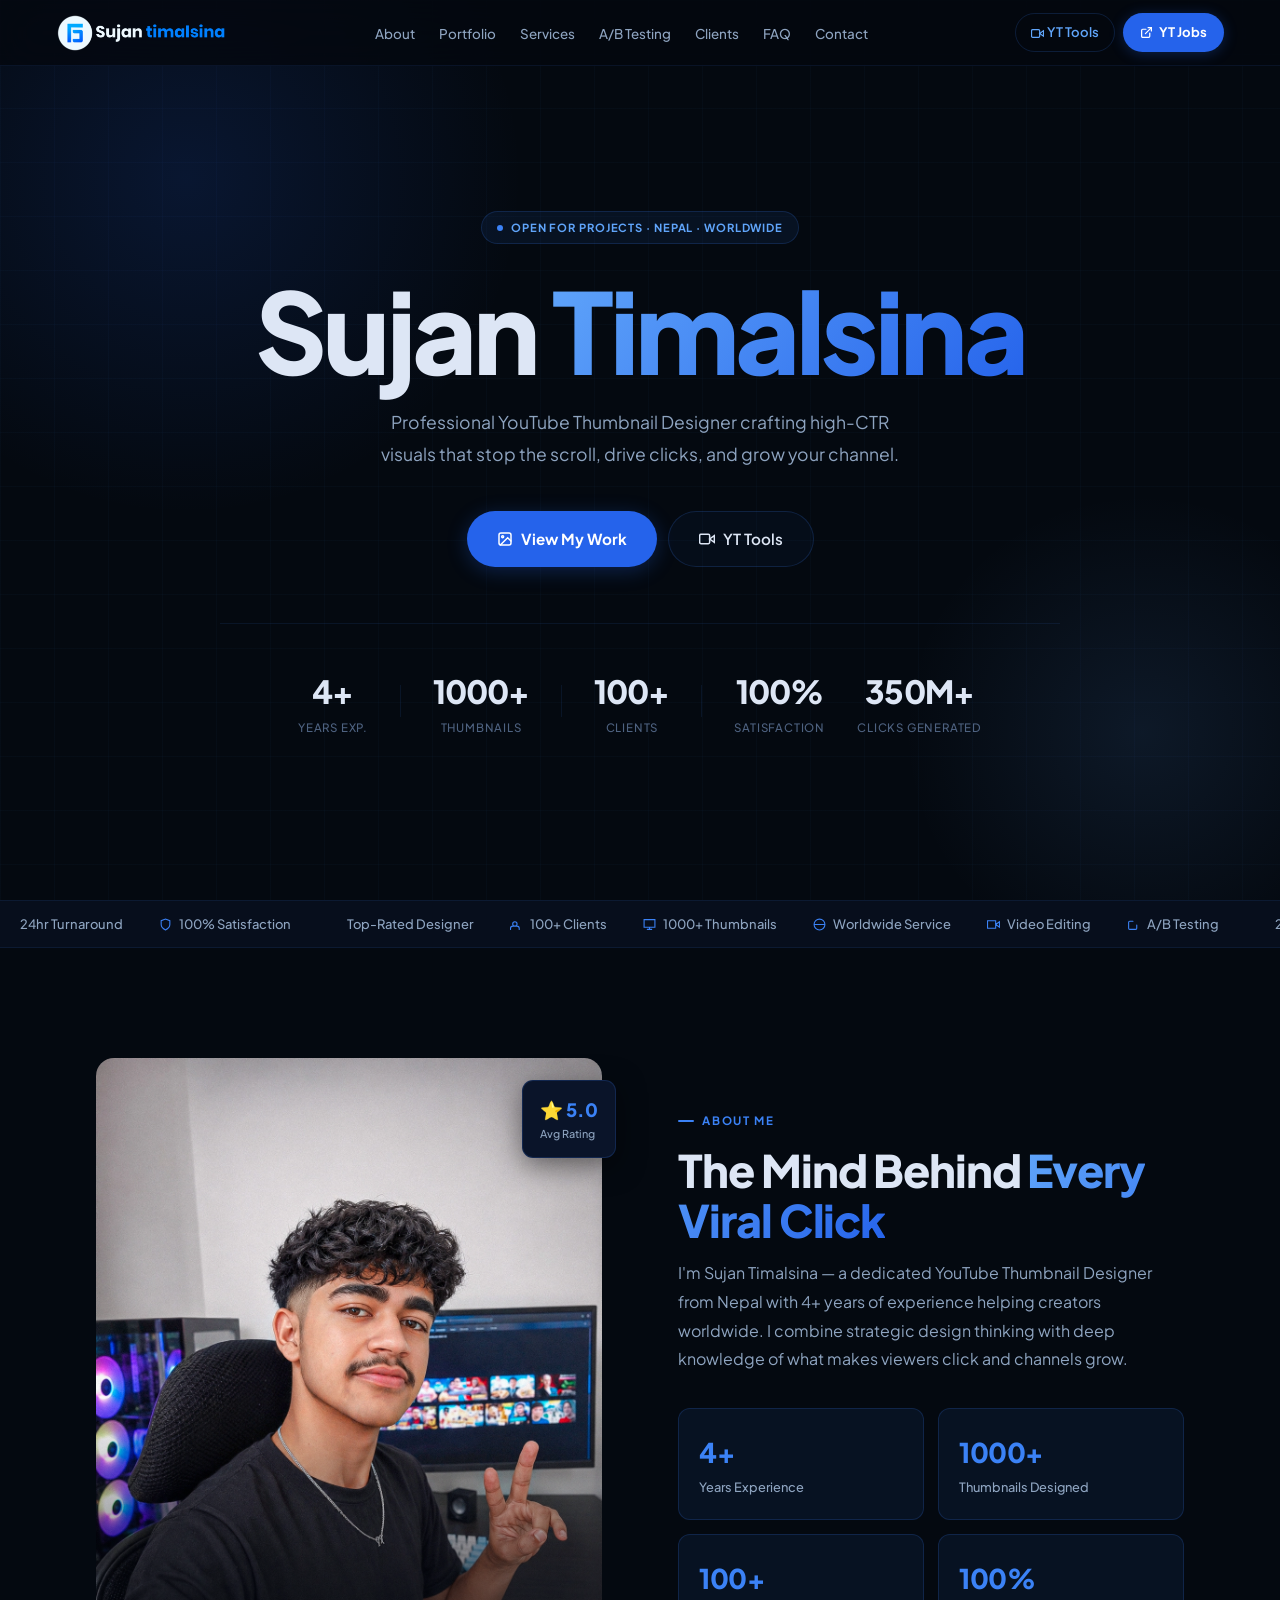
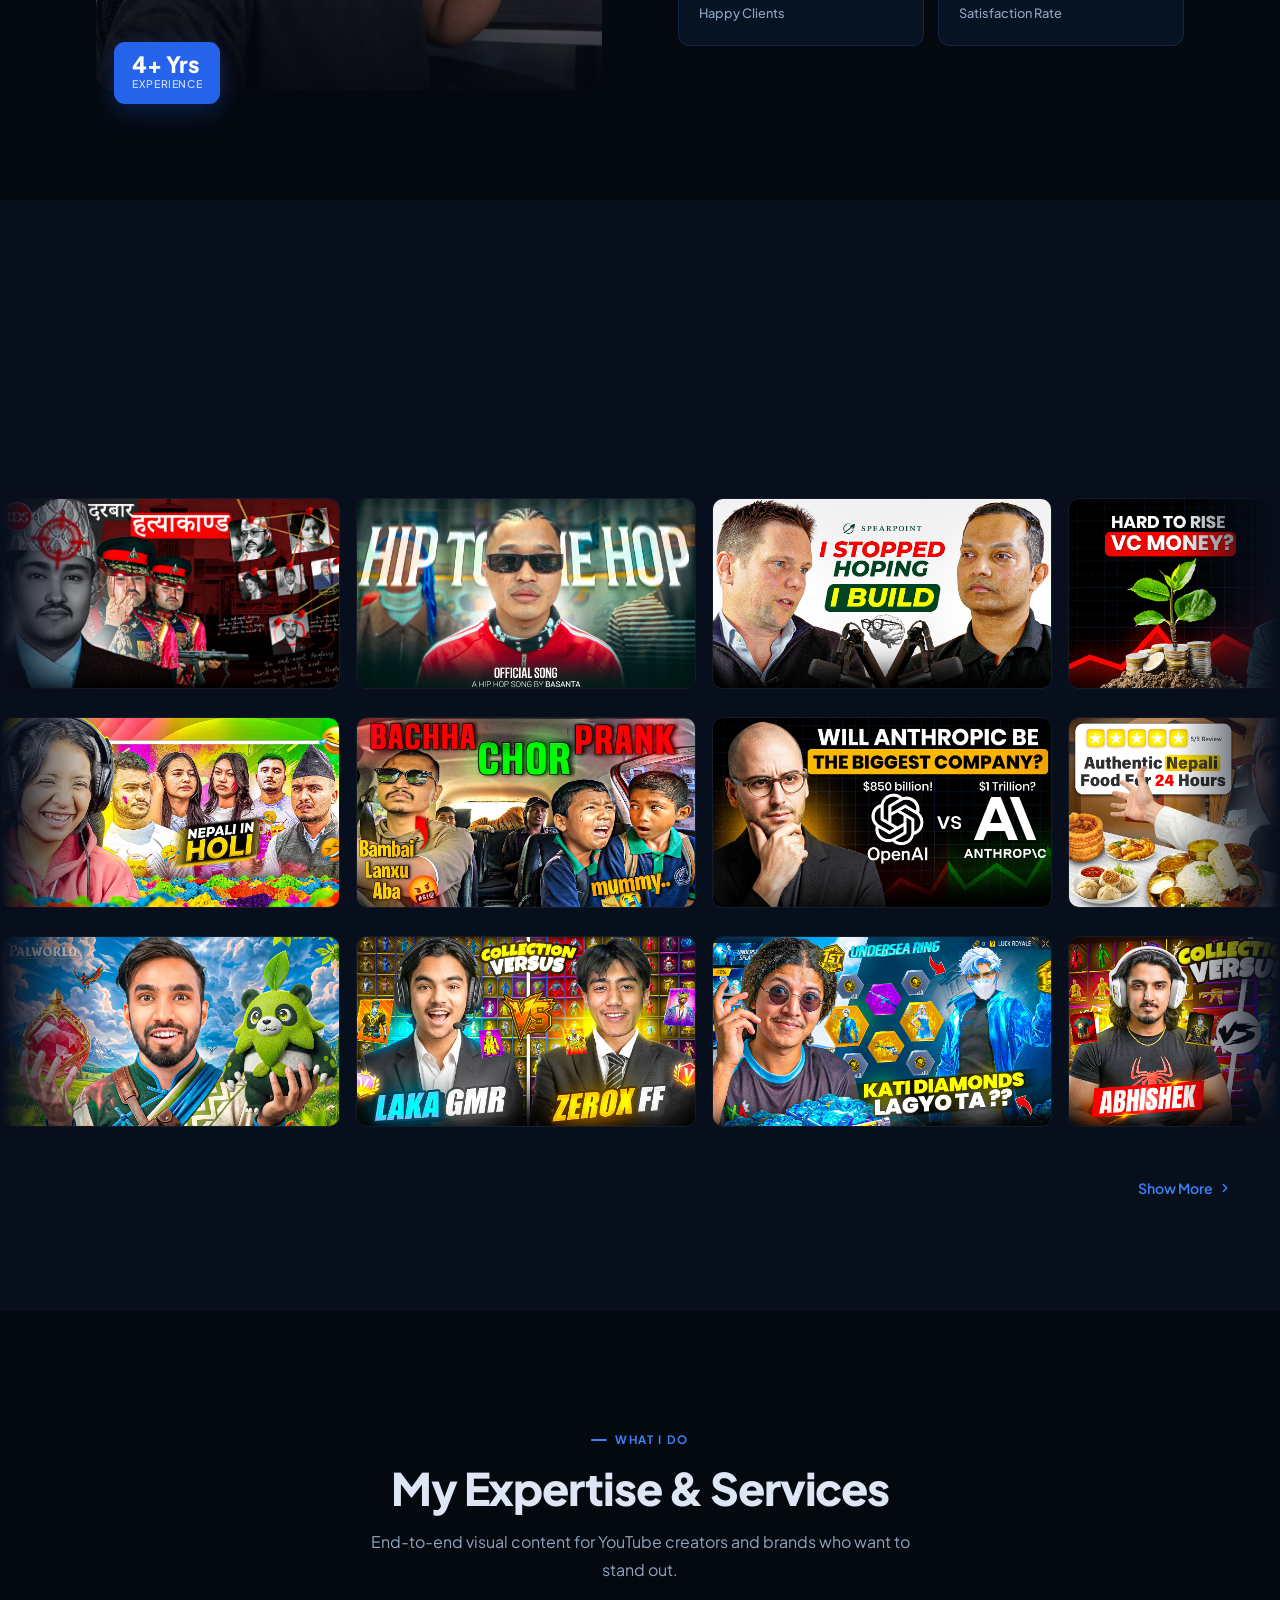
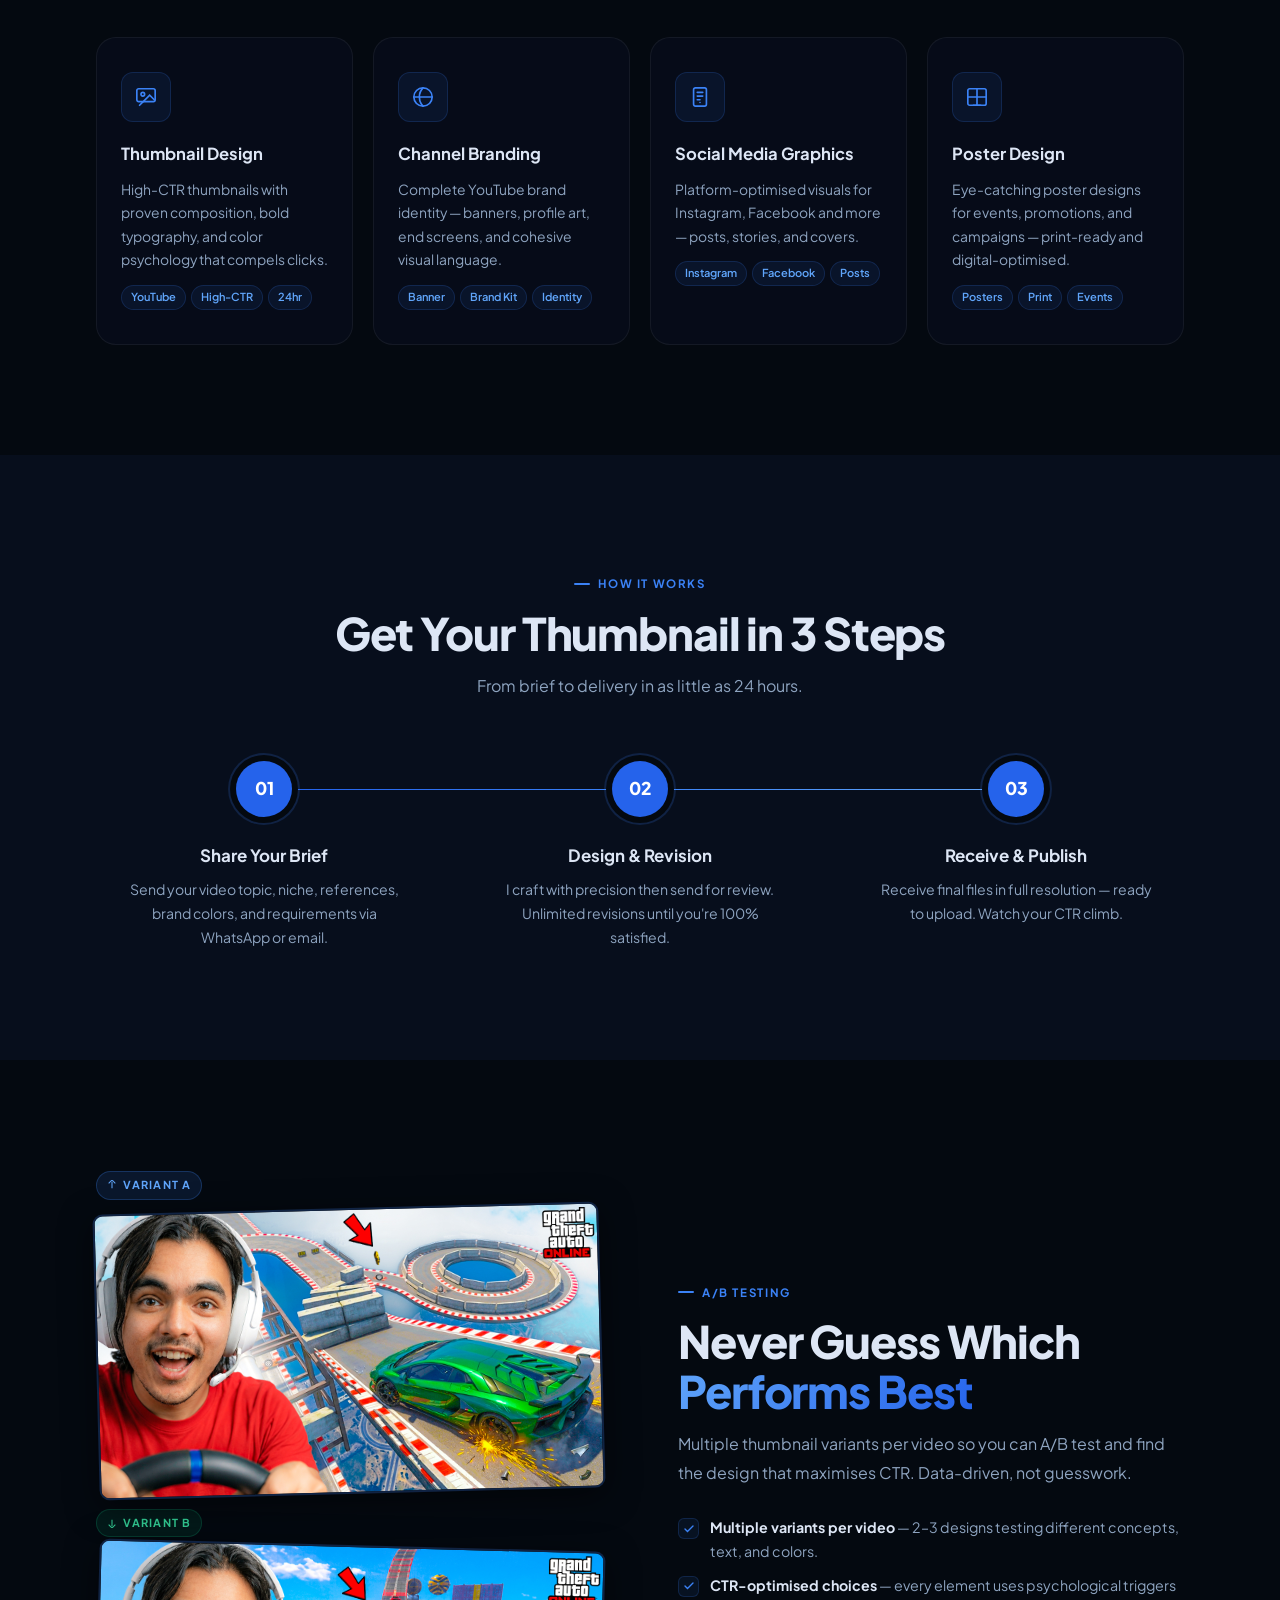
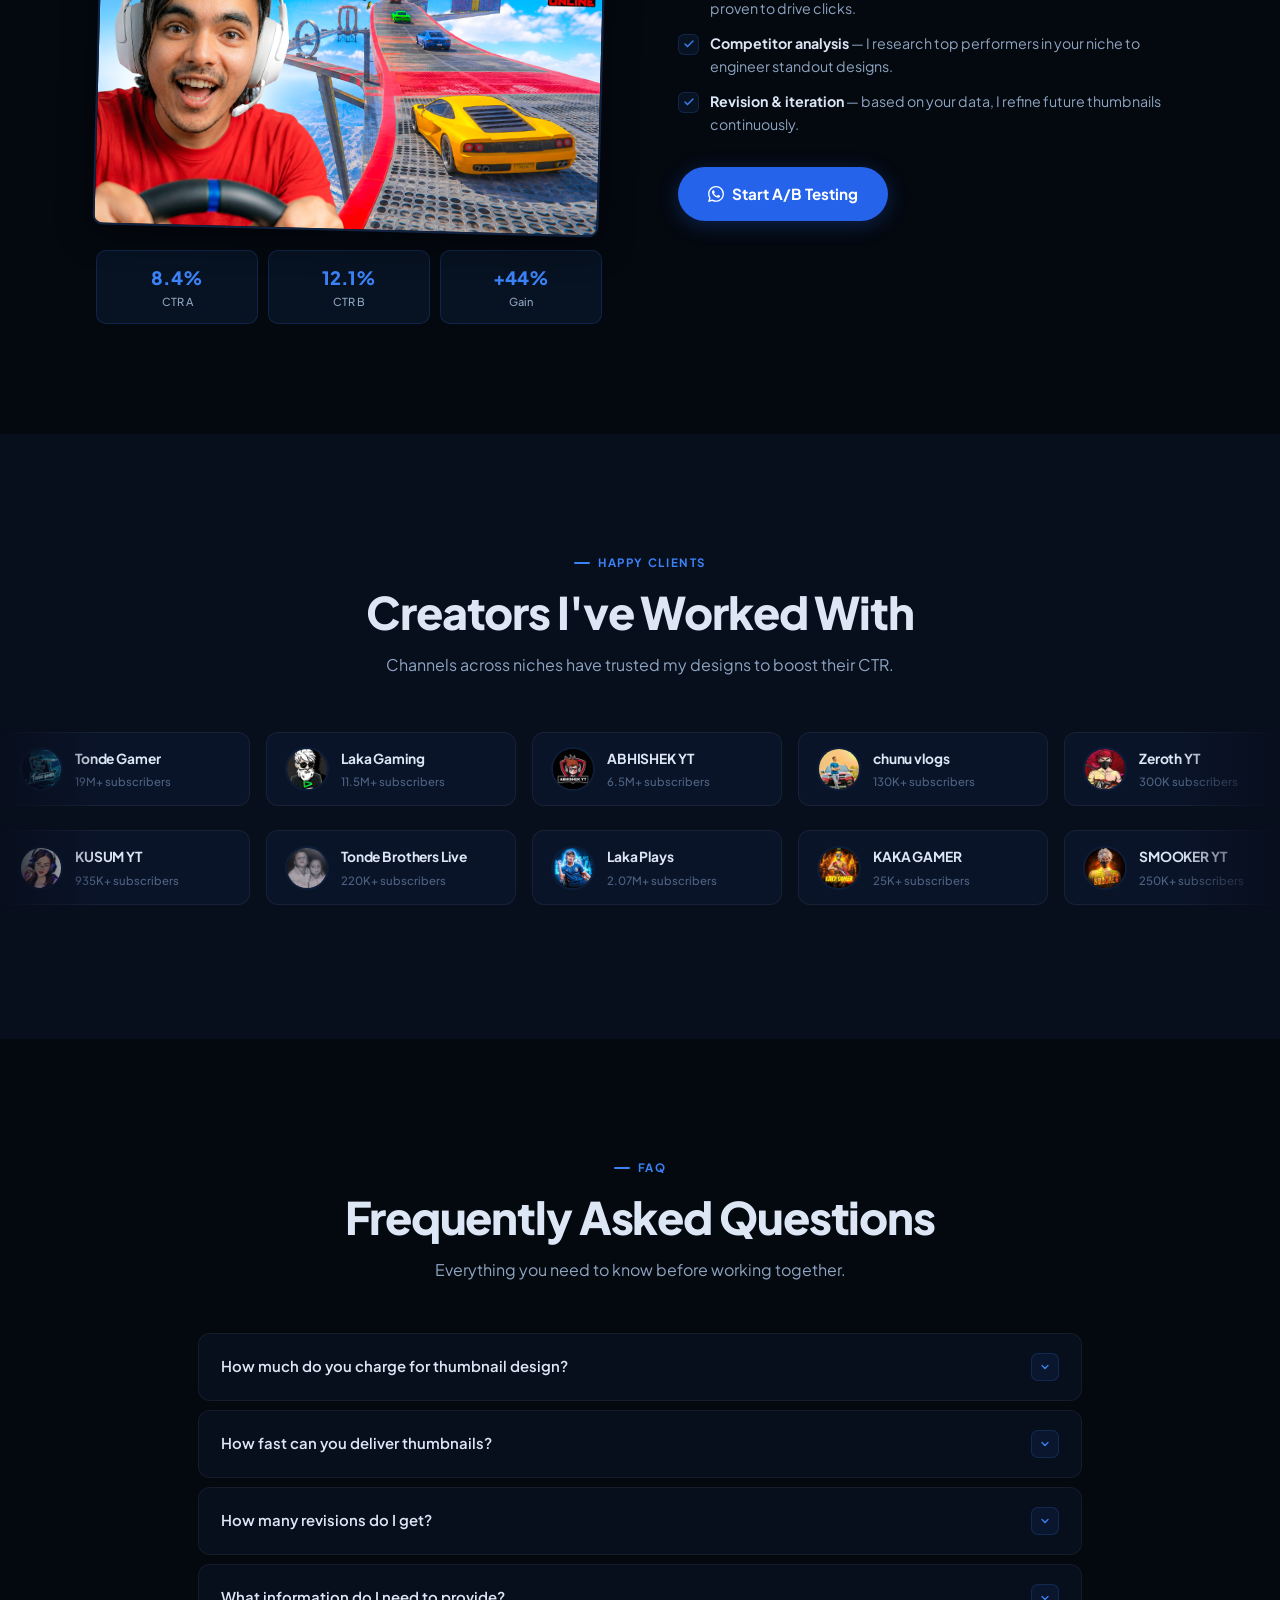
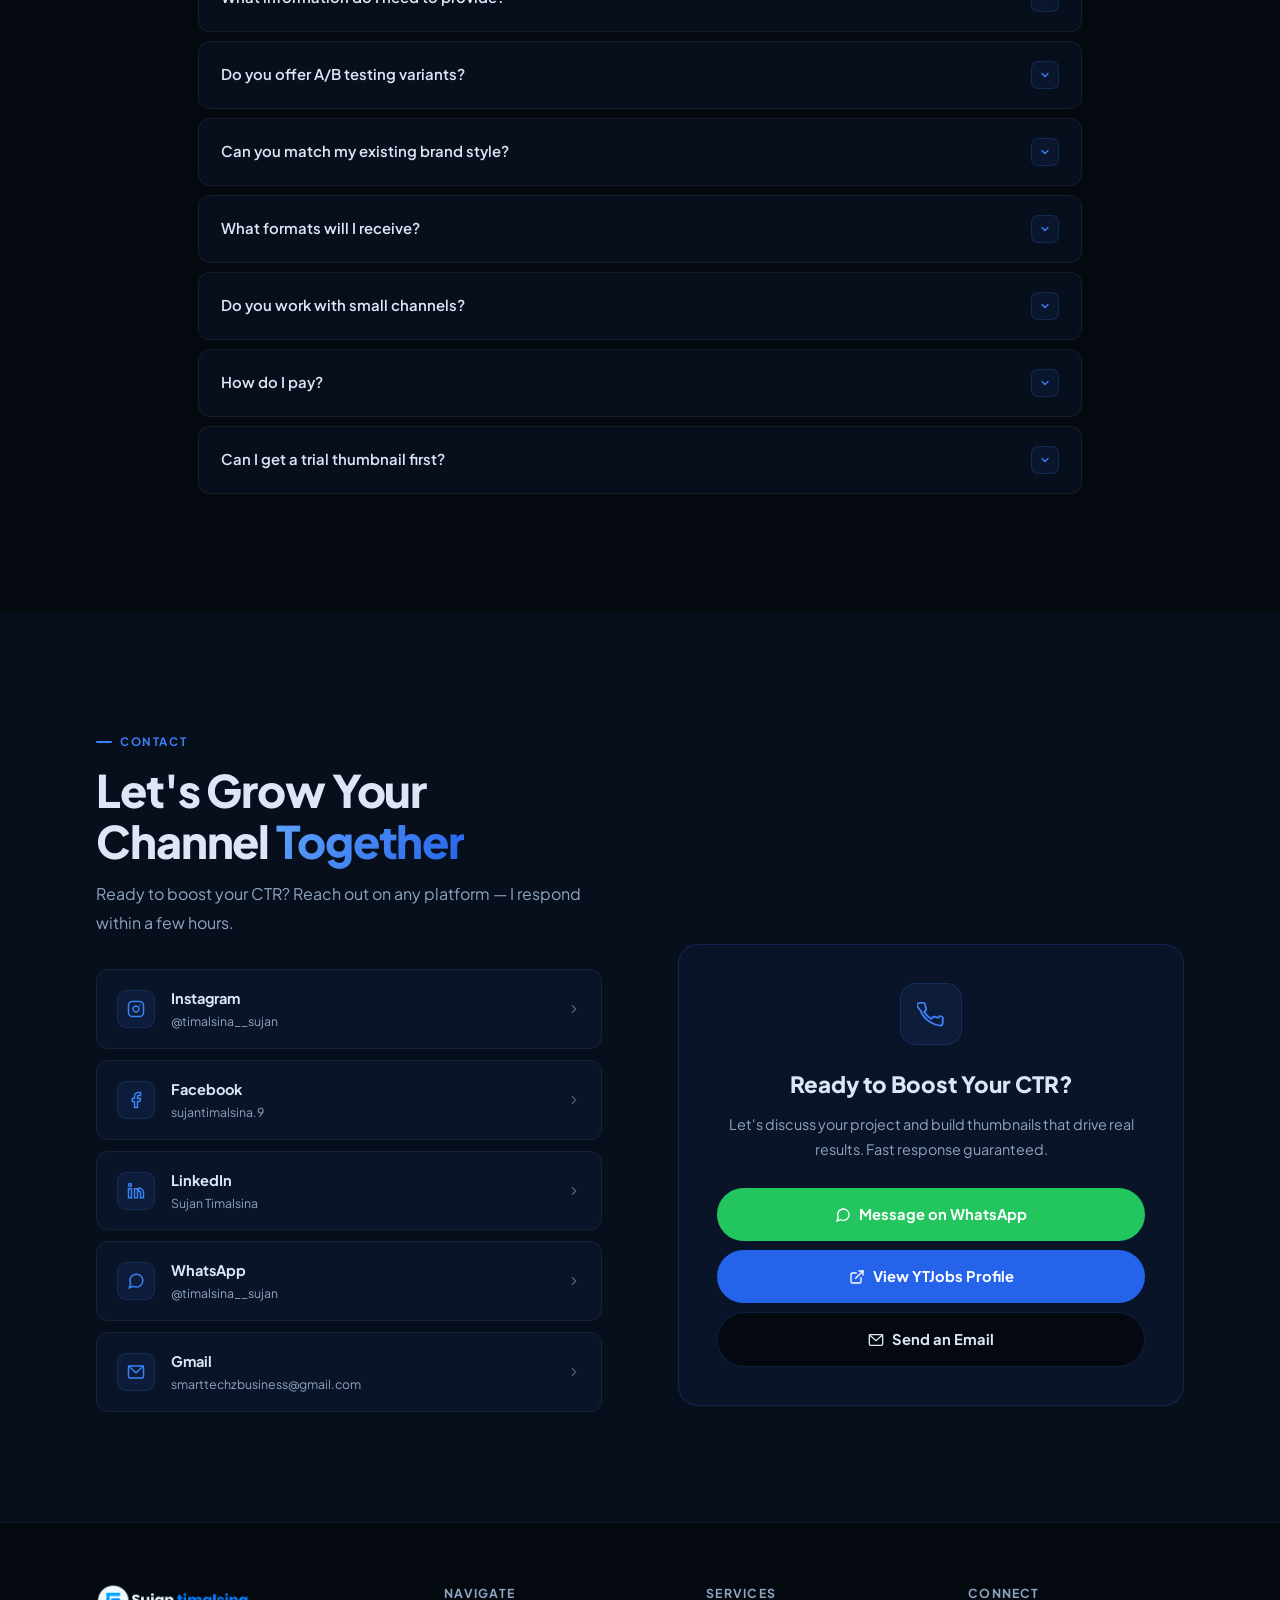
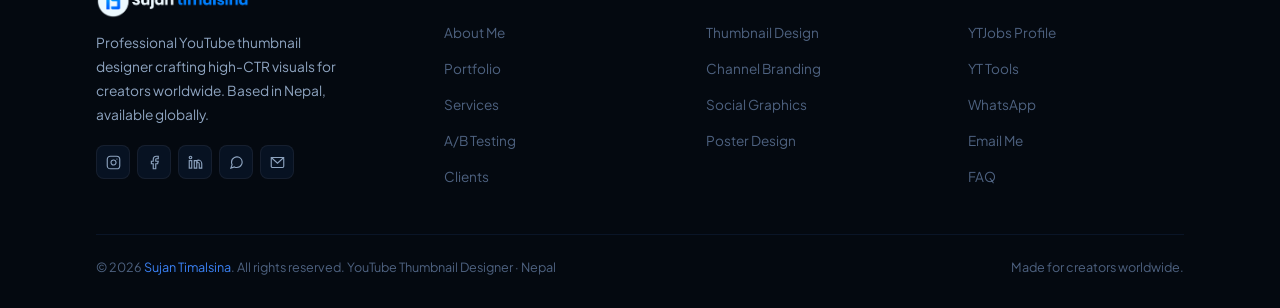
<file: index.html>
<!DOCTYPE html>
<html lang="en" class="scroll-smooth">
<head>
    <meta charset="UTF-8">
    <meta name="viewport" content="width=device-width, initial-scale=1.0">
    <title>Sujan Timalsina - Best Nepali Thumbnail & Graphic Designer</title>
    <!--SEO-->
    <meta name="description" content="Sujan Timalsina - Best YouTube Thumbnail Designer in Nepal.">
    <meta name="keywords" content="Sujan Timalsina - Best YouTube Thumbnail Designer in Nepal. Graphics Designer, Gaming Thumbnail, Laka Gaming Thumbnail Maker,Tonde Gamer, All Niches Thumbnail, Nepal's No.1 Designer.">
    <meta name="author" content="Sujan Timalsina">
    <link rel="canonical" href="https://timalsinasujan.com.np/" />
    <meta name="robots" content="index, follow">  
    
    <link rel="preconnect" href="https://fonts.googleapis.com"/>
<link rel="preconnect" href="https://fonts.gstatic.com" crossorigin/>
<link href="https://fonts.googleapis.com/css2?family=Plus+Jakarta+Sans:wght@400;500;600;700;800&display=swap" rel="stylesheet"/>
    
<link rel="apple-touch-icon-precomposed" sizes="57x57" href="images/logo/apple-touch-icon-57x57.png" />
<link rel="apple-touch-icon-precomposed" sizes="114x114" href="images/logo/apple-touch-icon-114x114.png" />
<link rel="apple-touch-icon-precomposed" sizes="72x72" href="images/logo/apple-touch-icon-72x72.png" />
<link rel="apple-touch-icon-precomposed" sizes="144x144" href="images/logo/apple-touch-icon-144x144.png" />
<link rel="apple-touch-icon-precomposed" sizes="60x60" href="images/logo/apple-touch-icon-60x60.png" />
<link rel="apple-touch-icon-precomposed" sizes="120x120" href="images/logo/apple-touch-icon-120x120.png" />
<link rel="apple-touch-icon-precomposed" sizes="76x76" href="images/logo/apple-touch-icon-76x76.png" />
<link rel="apple-touch-icon-precomposed" sizes="152x152" href="images/logo/apple-touch-icon-152x152.png" />
<link rel="icon" type="image/png" href="images/logo/favicon-196x196.png" sizes="196x196" />
<link rel="icon" type="image/png" href="images/logo/favicon-96x96.png" sizes="96x96" />
<link rel="icon" type="image/png" href="images/logo/favicon-32x32.png" sizes="32x32" />
<link rel="icon" type="image/png" href="images/logo/favicon-16x16.png" sizes="16x16" />
<link rel="icon" type="image/png" href="images/logo/favicon-128.png" sizes="128x128" />
<meta name="application-name" content="&nbsp;"/>
<meta name="msapplication-TileColor" content="#FFFFFF" />
<meta name="msapplication-TileImage" content="images/logo/mstile-144x144.png" />
<meta name="msapplication-square70x70logo" content="images/logo/mstile-70x70.png" />
<meta name="msapplication-square150x150logo" content="images/logo/mstile-150x150.png" />
<meta name="msapplication-wide310x150logo" content="images/logo/mstile-310x150.png" />
<meta name="msapplication-square310x310logo" content="images/logo/mstile-310x310.png" />

<link rel="stylesheet" href="css/style.css">
</head>
<body>
  
<!-- NAV -->
<nav id="nav">
  <a href="#home" class="nl"><img src="images/logo/logo.png" alt="Sujan Timalsina"/></a>
  <ul class="nm">
    <li><a href="#about">About</a></li>
    <li><a href="thumbnail-showcase.html">Portfolio</a></li>
    <li><a href="#expertise">Services</a></li>
    <li><a href="#ab">A/B Testing</a></li>
    <li><a href="#clients">Clients</a></li>
    <li><a href="#faq">FAQ</a></li>
    <li><a href="#contact">Contact</a></li>
  </ul>
  <div class="nact">
    <a href="yt-tools.html" target="_blank" class="n1">
      <svg width="13" height="13" viewBox="0 0 24 24" fill="none" stroke="currentColor" stroke-width="2.2" stroke-linecap="round" style="vertical-align:middle;margin-right:3px"><polygon points="23 7 16 12 23 17 23 7"/><rect x="1" y="5" width="15" height="14" rx="2"/></svg>YT Tools
    </a>
    <a href="https://ytjobs.co/talent/vitrine/428100" target="_blank" class="n2">
      <svg width="13" height="13" viewBox="0 0 24 24" fill="none" stroke="currentColor" stroke-width="2.3" stroke-linecap="round"><path d="M18 13v6a2 2 0 01-2 2H5a2 2 0 01-2-2V8a2 2 0 012-2h6"/><polyline points="15 3 21 3 21 9"/><line x1="10" y1="14" x2="21" y2="3"/></svg>YT Jobs
    </a>
  </div>
  <div class="bg" id="bg" onclick="tM()"><span></span><span></span><span></span></div>
</nav>
<div id="dr">
  <a href="#about" onclick="cM()">About</a>
  <a href="thumbnail-showcase.html" onclick="cM()">Portfolio</a>
  <a href="#expertise" onclick="cM()">Services</a>
  <a href="#ab" onclick="cM()">A/B Testing</a>
  <a href="#clients" onclick="cM()">Clients</a>
  <a href="#faq" onclick="cM()">FAQ</a>
  <a href="#contact" onclick="cM()">Contact</a>
  <a href="yt-tools.html" target="_blank" style="color:var(--ac2)">
    <svg width="14" height="14" viewBox="0 0 24 24" fill="none" stroke="currentColor" stroke-width="2" stroke-linecap="round" style="vertical-align:middle;margin-right:4px"><polygon points="23 7 16 12 23 17 23 7"/><rect x="1" y="5" width="15" height="14" rx="2"/></svg>YT Tools
  </a>
  <a href="https://ytjobs.co/talent/vitrine/428100" target="_blank" class="mc">YT Jobs</a>
</div>

<!-- HERO -->
<section class="hero" id="home">
  <div class="o1"></div><div class="o2"></div><div class="hg"></div>
  <div class="hi">
    <div class="hb"><span class="hd"></span>Open for Projects · Nepal · Worldwide</div>
    <h1>Sujan <span class="gr">Timalsina</span></h1>
    <p class="hs">Professional YouTube Thumbnail Designer crafting high-CTR visuals that stop the scroll, drive clicks, and grow your channel.</p>
    <div class="hbt">
      <a href="thumbnail-showcase.html" class="bp">
        <svg width="16" height="16" viewBox="0 0 24 24" fill="none" stroke="currentColor" stroke-width="2.2" stroke-linecap="round"><rect x="3" y="3" width="18" height="18" rx="3"/><circle cx="8.5" cy="8.5" r="1.5"/><polyline points="21 15 16 10 5 21"/></svg>
        View My Work
      </a>







      <a href="yt-tools.html" target="_blank" class="bo">




        <svg width="16" height="16" viewBox="0 0 24 24" fill="none" stroke="currentColor" stroke-width="2.2" stroke-linecap="round"><polygon points="23 7 16 12 23 17 23 7"/><rect x="1" y="5" width="15" height="14" rx="2"/></svg>
        YT Tools
      </a>
    </div>
    <div class="hst">
      <div class="hn"><div class="num">4+</div><div class="lbl">Years Exp.</div></div>
      <div class="hdv"></div>
      <div class="hn"><div class="num">1000+</div><div class="lbl">Thumbnails</div></div>
      <div class="hdv"></div>
      <div class="hn"><div class="num">100+</div><div class="lbl">Clients</div></div>
      <div class="hdv"></div>
      <div class="hn"><div class="num">100%</div><div class="lbl">Satisfaction</div></div>
        <div class="hn"><div class="num">350M+</div><div class="lbl">Clicks Generated</div></div>
    </div>
  </div>
</section>

<!-- TICKER -->
<div class="tk"><div class="tkr" id="tk"></div></div>

<!-- ABOUT -->
<section class="s" id="about">
  <div class="w">
    <div class="ag">
      <div class="rv aimg-col" style="position:relative">
        <div class="aif"><img src="images/pp.webp" alt="Sujan Timalsina"/></div>
        <div class="eb"><div class="big">4+ Yrs</div><div class="sm">Experience</div></div>
        <div class="fc"><div class="fv">⭐ 5.0</div><div class="fk">Avg Rating</div></div>
      </div>
      <div class="rv d2">
        <div class="ey">About Me</div>
        <h2 class="st">The Mind Behind <span class="gr">Every Viral Click</span></h2>
        <p class="ss">I'm Sujan Timalsina — a dedicated YouTube Thumbnail Designer from Nepal with 4+ years of experience helping creators worldwide. I combine strategic design thinking with deep knowledge of what makes viewers click and channels grow.</p>
        <div class="kg">
          <div class="ki rv d1"><div class="v">4+</div><div class="k">Years Experience</div></div>
          <div class="ki rv d2"><div class="v">1000+</div><div class="k">Thumbnails Designed</div></div>
          <div class="ki rv d3"><div class="v">100+</div><div class="k">Happy Clients</div></div>
          <div class="ki rv d4"><div class="v">100%</div><div class="k">Satisfaction Rate</div></div>
        </div>
      </div>
    </div>
  </div>
</section>

<!-- THUMBNAIL SHOWCASE – right after about -->
<section class="s" style="background:var(--bg2);padding-left:0;padding-right:0" id="work">
  <div class="w" style="text-align:center;margin-bottom:clamp(28px,5vw,48px)">
    <div class="ey rv">Featured Work</div>
    <h2 class="st rv d1">Thumbnail Showcase</h2>
    <p class="ss rv d2" style="margin:0 auto">High-performing thumbnails delivered for creators worldwide.</p>
  </div>
  <div class="sw">
    <div class="sf sfl" style="background:linear-gradient(90deg,var(--bg2),transparent)"></div>
    <div class="sf sfr" style="background:linear-gradient(-90deg,var(--bg2),transparent)"></div>
    <div class="str slL" id="tr1"></div>
  </div>
  <div class="sw" style="margin-top:0">
    <div class="sf sfl" style="background:linear-gradient(90deg,var(--bg2),transparent)"></div>
    <div class="sf sfr" style="background:linear-gradient(-90deg,var(--bg2),transparent)"></div>
    <div class="str slR" id="tr2"></div>
  </div>
  <div class="sw" style="margin-top:0">
    <div class="sf sfl" style="background:linear-gradient(90deg,var(--bg2),transparent)"></div>
    <div class="sf sfr" style="background:linear-gradient(-90deg,var(--bg2),transparent)"></div>
    <div class="str slL" id="tr3"></div>
  </div>
  <div style="text-align:right;padding:clamp(14px,2.5vw,22px) clamp(20px,4vw,48px) 0">
    <a href="thumbnail-showcase.html" style="display:inline-flex;align-items:center;gap:5px;font-size:clamp(.82rem,1.6vw,.88rem);font-weight:600;color:var(--ac2);text-decoration:none;transition:color .2s,gap .2s" onmouseenter="this.style.gap='8px'" onmouseleave="this.style.gap='5px'">
      Show More
      <svg width="14" height="14" viewBox="0 0 24 24" fill="none" stroke="currentColor" stroke-width="2.5" stroke-linecap="round" stroke-linejoin="round"><polyline points="9 18 15 12 9 6"/></svg>
    </a>
  </div>
</section>

<!-- EXPERTISE -->
<section class="s" id="expertise">
  <div class="w">
    <div style="text-align:center;margin-bottom:clamp(32px,5vw,52px)" class="rv">
      <div class="ey">What I Do</div>
      <h2 class="st">My Expertise &amp; Services</h2>
      <p class="ss" style="margin:0 auto">End-to-end visual content for YouTube creators and brands who want to stand out.</p>
    </div>
    <div class="exg">
      <div class="ec rv">
        <div class="ei"><svg width="22" height="22" viewBox="0 0 24 24" fill="none" stroke="currentColor" stroke-width="1.8" stroke-linecap="round"><rect x="2" y="3" width="20" height="14" rx="2"/><circle cx="8.5" cy="9" r="2"/><path d="m21 15-5-5L5 21"/></svg></div>
        <h3>Thumbnail Design</h3>
        <p>High-CTR thumbnails with proven composition, bold typography, and color psychology that compels clicks.</p>
        <div class="tgs"><span class="tg">YouTube</span><span class="tg">High-CTR</span><span class="tg">24hr</span></div>
      </div>
      <div class="ec rv d1">
        <div class="ei"><svg width="22" height="22" viewBox="0 0 24 24" fill="none" stroke="currentColor" stroke-width="1.8" stroke-linecap="round"><circle cx="12" cy="12" r="10"/><path d="M12 2a14.5 14.5 0 000 20M2 12h20"/></svg></div>
        <h3>Channel Branding</h3>
        <p>Complete YouTube brand identity — banners, profile art, end screens, and cohesive visual language.</p>
        <div class="tgs"><span class="tg">Banner</span><span class="tg">Brand Kit</span><span class="tg">Identity</span></div>
      </div>
      <div class="ec rv d2">
        <div class="ei"><svg width="22" height="22" viewBox="0 0 24 24" fill="none" stroke="currentColor" stroke-width="1.8" stroke-linecap="round"><rect x="5" y="2" width="14" height="20" rx="2"/><path d="M12 18h.01M9 7h6M9 11h6M9 15h3"/></svg></div>
        <h3>Social Media Graphics</h3>
        <p>Platform-optimised visuals for Instagram, Facebook and more — posts, stories, and covers.</p>
        <div class="tgs"><span class="tg">Instagram</span><span class="tg">Facebook</span><span class="tg">Posts</span></div>
      </div>
      <div class="ec rv d3">
        <div class="ei"><svg width="22" height="22" viewBox="0 0 24 24" fill="none" stroke="currentColor" stroke-width="1.8" stroke-linecap="round"><rect x="2" y="3" width="20" height="18" rx="2"/><path d="M8 21h8M12 3v18M2 12h20"/></svg></div>
        <h3>Poster Design</h3>
        <p>Eye-catching poster designs for events, promotions, and campaigns — print-ready and digital-optimised.</p>
        <div class="tgs"><span class="tg">Posters</span><span class="tg">Print</span><span class="tg">Events</span></div>
      </div>
    </div>
  </div>
</section>

<!-- PROCESS -->
<section class="s" style="background:var(--bg2)" id="process">
  <div class="w">
    <div style="text-align:center;margin-bottom:clamp(36px,6vw,60px)" class="rv">
      <div class="ey">How It Works</div>
      <h2 class="st">Get Your Thumbnail in 3 Steps</h2>
      <p class="ss" style="margin:0 auto">From brief to delivery in as little as 24 hours.</p>
    </div>
    <div class="pss">
      <div class="ps rv"><div class="pn">01</div><h3>Share Your Brief</h3><p>Send your video topic, niche, references, brand colors, and requirements via WhatsApp or email.</p></div>
      <div class="ps rv d2"><div class="pn">02</div><h3>Design &amp; Revision</h3><p>I craft with precision then send for review. Unlimited revisions until you're 100% satisfied.</p></div>
      <div class="ps rv d3"><div class="pn">03</div><h3>Receive &amp; Publish</h3><p>Receive final files in full resolution — ready to upload. Watch your CTR climb.</p></div>
    </div>
  </div>
</section>

<!-- A/B TESTING -->
<section class="s" id="ab">
  <div class="w">
    <div class="abg">
      <div class="rv">
        <div class="abl a"><svg width="10" height="10" viewBox="0 0 24 24" fill="none" stroke="currentColor" stroke-width="2.5"><path d="M12 20V4M4 8l8-8 8 8"/></svg>Variant A</div>
        <div class="abi" style="transform:rotate(-1.5deg)"><img src="images/thumbnails/thumbnailA.jpg" alt="Variant A"/></div>
        <div class="abl b"><svg width="10" height="10" viewBox="0 0 24 24" fill="none" stroke="currentColor" stroke-width="2.5"><path d="M12 4v16M4 16l8 8 8-8"/></svg>Variant B</div>
        <div class="abi" style="transform:rotate(1.5deg)"><img src="images/thumbnails/thumbnailB.jpg" alt="Variant B"/></div>
        <div class="abr">
          <div class="abb"><div class="bv">8.4%</div><div class="bk">CTR A</div></div>
          <div class="abb"><div class="bv">12.1%</div><div class="bk">CTR B</div></div>
          <div class="abb"><div class="bv">+44%</div><div class="bk">Gain</div></div>
        </div>
      </div>
      <div class="rv d2">
        <div class="ey">A/B Testing</div>
        <h2 class="st">Never Guess Which <span class="gr">Performs Best</span></h2>
        <p class="ss">Multiple thumbnail variants per video so you can A/B test and find the design that maximises CTR. Data-driven, not guesswork.</p>
        <div class="cl">
          <div class="ci"><div class="ck"><svg width="12" height="12" viewBox="0 0 24 24" fill="none" stroke="currentColor" stroke-width="2.8" stroke-linecap="round"><polyline points="20 6 9 17 4 12"/></svg></div><p><strong>Multiple variants per video</strong> — 2–3 designs testing different concepts, text, and colors.</p></div>
          <div class="ci"><div class="ck"><svg width="12" height="12" viewBox="0 0 24 24" fill="none" stroke="currentColor" stroke-width="2.8" stroke-linecap="round"><polyline points="20 6 9 17 4 12"/></svg></div><p><strong>CTR-optimised choices</strong> — every element uses psychological triggers proven to drive clicks.</p></div>
          <div class="ci"><div class="ck"><svg width="12" height="12" viewBox="0 0 24 24" fill="none" stroke="currentColor" stroke-width="2.8" stroke-linecap="round"><polyline points="20 6 9 17 4 12"/></svg></div><p><strong>Competitor analysis</strong> — I research top performers in your niche to engineer standout designs.</p></div>
          <div class="ci"><div class="ck"><svg width="12" height="12" viewBox="0 0 24 24" fill="none" stroke="currentColor" stroke-width="2.8" stroke-linecap="round"><polyline points="20 6 9 17 4 12"/></svg></div><p><strong>Revision &amp; iteration</strong> — based on your data, I refine future thumbnails continuously.</p></div>
        </div>
        <div style="margin-top:clamp(18px,3vw,30px)">
          <a href="https://wa.link/rbuumc" target="_blank" class="bp" style="display:inline-flex">
            <svg width="16" height="16" viewBox="0 0 24 24" fill="currentColor"><path d="M17.472 14.382c-.297-.149-1.758-.867-2.03-.967-.273-.099-.471-.148-.67.15-.197.297-.767.966-.94 1.164-.173.199-.347.223-.644.075-.297-.15-1.255-.463-2.39-1.475-.883-.788-1.48-1.761-1.653-2.059-.173-.297-.018-.458.13-.606.134-.133.298-.347.446-.52.149-.174.198-.298.298-.497.099-.198.05-.371-.025-.52-.075-.149-.669-1.612-.916-2.207-.242-.579-.487-.5-.669-.51-.173-.008-.371-.01-.57-.01-.198 0-.52.074-.792.372-.272.297-1.04 1.016-1.04 2.479 0 1.462 1.065 2.875 1.213 3.074.149.198 2.096 3.2 5.077 4.487.709.306 1.262.489 1.694.625.712.227 1.36.195 1.871.118.571-.085 1.758-.719 2.006-1.413.248-.694.248-1.289.173-1.413-.074-.124-.272-.198-.57-.347m-5.421 7.403h-.004a9.87 9.87 0 01-5.031-1.378l-.361-.214-3.741.982.998-3.648-.235-.374a9.86 9.86 0 01-1.51-5.26c.001-5.45 4.436-9.884 9.888-9.884 2.64 0 5.122 1.03 6.988 2.898a9.825 9.825 0 012.893 6.994c-.003 5.45-4.437 9.884-9.885 9.884m8.413-18.297A11.815 11.815 0 0012.05 0C5.495 0 .16 5.335.157 11.892c0 2.096.547 4.142 1.588 5.945L.057 24l6.305-1.654a11.882 11.882 0 005.683 1.448h.005c6.554 0 11.89-5.335 11.893-11.893a11.821 11.821 0 00-3.48-8.413z"/></svg>
            Start A/B Testing
          </a>
        </div>
      </div>
    </div>
  </div>
</section>

<!-- CLIENT LOGOS – 20 clients, 2 rows sliding -->
<section class="s" style="background:var(--bg2);padding-left:0;padding-right:0" id="clients">
  <div class="w" style="text-align:center;margin-bottom:clamp(28px,5vw,48px)">
    <div class="ey rv">Happy Clients</div>
    <h2 class="st rv d1">Creators I've Worked With</h2>
    <p class="ss rv d2" style="margin:0 auto">Channels across niches have trusted my designs to boost their CTR.</p>
  </div>
  <div class="sw" style="margin-bottom:clamp(11px,2vw,16px)">
    <div class="sf sfl" style="background:linear-gradient(90deg,var(--bg2),transparent)"></div>
    <div class="sf sfr" style="background:linear-gradient(-90deg,var(--bg2),transparent)"></div>
    <div class="str slL" id="cRow1" style="animation-duration:38s"></div>
  </div>
  <div class="sw">
    <div class="sf sfl" style="background:linear-gradient(90deg,var(--bg2),transparent)"></div>
    <div class="sf sfr" style="background:linear-gradient(-90deg,var(--bg2),transparent)"></div>
    <div class="str slR" id="cRow2" style="animation-duration:42s"></div>
  </div>
</section>

<!-- FAQ -->
<section class="s" id="faq">
  <div class="w">
    <div style="text-align:center;margin-bottom:clamp(28px,5vw,48px)" class="rv">
      <div class="ey">FAQ</div>
      <h2 class="st">Frequently Asked Questions</h2>
      <p class="ss" style="margin:0 auto">Everything you need to know before working together.</p>
    </div>
    <div class="fqw" id="fqList"></div>
  </div>
</section>


<!-- CONTACT -->
<section class="s" style="background:var(--bg2)" id="contact">
  <div class="w">
    <div class="cg">
      <div class="rv">
        <div class="ey">Contact</div>
       <h2 class="st">Let's Grow Your Channel <span class="gr">Together</span></h2>
        <p class="ss">Ready to boost your CTR? Reach out on any platform — I respond within a few hours.</p>
        <div class="sl2">
          <!-- All icons: plain single accent-color style, perfectly aligned -->
          <a href="https://www.instagram.com/timalsina__sujan/?__pwa=1" target="_blank" class="si">
            <div class="sib"><svg width="18" height="18" viewBox="0 0 24 24" fill="none" stroke="currentColor" stroke-width="2" stroke-linecap="round"><rect x="2" y="2" width="20" height="20" rx="5"/><path d="M16 11.37A4 4 0 1112.63 8 4 4 0 0116 11.37z"/><line x1="17.5" y1="6.5" x2="17.51" y2="6.5"/></svg></div>
            <div style="min-width:0;flex:1"><div class="sin">Instagram</div><div class="sih">@timalsina__sujan</div></div>
            <div class="sia"><svg width="14" height="14" viewBox="0 0 24 24" fill="none" stroke="currentColor" stroke-width="2" stroke-linecap="round"><polyline points="9 18 15 12 9 6"/></svg></div>
          </a>
          <a href="https://www.facebook.com/sujantimalsina.9" target="_blank" class="si">
            <div class="sib"><svg width="18" height="18" viewBox="0 0 24 24" fill="none" stroke="currentColor" stroke-width="2" stroke-linecap="round"><path d="M18 2h-3a5 5 0 00-5 5v3H7v4h3v8h4v-8h3l1-4h-4V7a1 1 0 011-1h3z"/></svg></div>
            <div style="min-width:0;flex:1"><div class="sin">Facebook</div><div class="sih">sujantimalsina.9</div></div>
            <div class="sia"><svg width="14" height="14" viewBox="0 0 24 24" fill="none" stroke="currentColor" stroke-width="2" stroke-linecap="round"><polyline points="9 18 15 12 9 6"/></svg></div>
          </a>
          <a href="https://www.linkedin.com/in/sujan-timalsina-bb8556321" target="_blank" class="si">
            <div class="sib"><svg width="18" height="18" viewBox="0 0 24 24" fill="none" stroke="currentColor" stroke-width="2" stroke-linecap="round"><path d="M16 8a6 6 0 016 6v7h-4v-7a2 2 0 00-4 0v7h-4V9h4v2a6 6 0 012-2z"/><rect x="2" y="9" width="4" height="12"/><circle cx="4" cy="4" r="2"/></svg></div>
            <div style="min-width:0;flex:1"><div class="sin">LinkedIn</div><div class="sih">Sujan Timalsina</div></div>
            <div class="sia"><svg width="14" height="14" viewBox="0 0 24 24" fill="none" stroke="currentColor" stroke-width="2" stroke-linecap="round"><polyline points="9 18 15 12 9 6"/></svg></div>
          </a>
          <a href="https://wa.link/rbuumc" target="_blank" class="si">
            <div class="sib"><svg width="18" height="18" viewBox="0 0 24 24" fill="none" stroke="currentColor" stroke-width="2" stroke-linecap="round"><path d="M21 11.5a8.38 8.38 0 01-.9 3.8 8.5 8.5 0 01-7.6 4.7 8.38 8.38 0 01-3.8-.9L3 21l1.9-5.7a8.38 8.38 0 01-.9-3.8 8.5 8.5 0 014.7-7.6 8.38 8.38 0 013.8-.9h.5a8.48 8.48 0 018 8v.5z"/></svg></div>
            <div style="min-width:0;flex:1"><div class="sin">WhatsApp</div><div class="sih">@timalsina__sujan</div></div>
            <div class="sia"><svg width="14" height="14" viewBox="0 0 24 24" fill="none" stroke="currentColor" stroke-width="2" stroke-linecap="round"><polyline points="9 18 15 12 9 6"/></svg></div>
          </a>
          <a href="mailto:smarttechzbusiness@gmail.com" class="si">
            <div class="sib"><svg width="18" height="18" viewBox="0 0 24 24" fill="none" stroke="currentColor" stroke-width="2" stroke-linecap="round"><rect x="2" y="4" width="20" height="16" rx="2"/><polyline points="22 4 12 13 2 4"/></svg></div>
            <div style="min-width:0;flex:1"><div class="sin">Gmail</div><div class="sih">smarttechzbusiness@gmail.com</div></div>
            <div class="sia"><svg width="14" height="14" viewBox="0 0 24 24" fill="none" stroke="currentColor" stroke-width="2" stroke-linecap="round"><polyline points="9 18 15 12 9 6"/></svg></div>
          </a>
        </div>
      </div>
      <div class="ctb rv d2">
        <div class="ctico"><svg width="28" height="28" viewBox="0 0 24 24" fill="none" stroke="currentColor" stroke-width="1.6" stroke-linecap="round"><path d="M22 16.92v3a2 2 0 01-2.18 2 19.79 19.79 0 01-8.63-3.07A19.5 19.5 0 013.07 9.18 19.79 19.79 0 01.01 4.59 2 2 0 012 2.5h3a2 2 0 012 1.72c.127.96.361 1.903.7 2.81a2 2 0 01-.45 2.11L6.09 10.1a16 16 0 006 6l1.27-1.27a2 2 0 012.11-.45c.907.339 1.85.573 2.81.7A2 2 0 0122 16.92z"/></svg></div>
        <h3>Ready to Boost Your CTR?</h3>
        <p>Let's discuss your project and build thumbnails that drive real results. Fast response guaranteed.</p>
        <div class="cbs">
          <a href="https://wa.link/rbuumc" target="_blank" class="cb wa">
            <svg width="16" height="16" viewBox="0 0 24 24" fill="none" stroke="currentColor" stroke-width="2" stroke-linecap="round"><path d="M21 11.5a8.38 8.38 0 01-.9 3.8 8.5 8.5 0 01-7.6 4.7 8.38 8.38 0 01-3.8-.9L3 21l1.9-5.7a8.38 8.38 0 01-.9-3.8 8.5 8.5 0 014.7-7.6 8.38 8.38 0 013.8-.9h.5a8.48 8.48 0 018 8v.5z"/></svg>
            Message on WhatsApp
          </a>
          <a href="https://ytjobs.co/talent/vitrine/428100" target="_blank" class="cb yj">
            <svg width="16" height="16" viewBox="0 0 24 24" fill="none" stroke="currentColor" stroke-width="2" stroke-linecap="round"><path d="M18 13v6a2 2 0 01-2 2H5a2 2 0 01-2-2V8a2 2 0 012-2h6"/><polyline points="15 3 21 3 21 9"/><line x1="10" y1="14" x2="21" y2="3"/></svg>
            View YTJobs Profile
          </a>
          <a href="mailto:smarttechzbusiness@gmail.com" class="cb em">
            <svg width="16" height="16" viewBox="0 0 24 24" fill="none" stroke="currentColor" stroke-width="2" stroke-linecap="round"><rect x="2" y="4" width="20" height="16" rx="2"/><polyline points="22 4 12 13 2 4"/></svg>
            Send an Email
          </a>
        </div>
      </div>
    </div>
  </div>
</section>

<!-- FOOTER -->
<footer>
  <div class="w">
    <div class="fg">
      <div class="fb">
        <img src="images/logo/logo.png" alt="Sujan Timalsina"/>
        <p>Professional YouTube thumbnail designer crafting high-CTR visuals for creators worldwide. Based in Nepal, available globally.</p>
        <div class="fso">
          <a href="https://www.instagram.com/timalsina__sujan/?__pwa=1" target="_blank" class="fsi" title="Instagram"><svg width="15" height="15" viewBox="0 0 24 24" fill="none" stroke="currentColor" stroke-width="1.8" stroke-linecap="round"><rect x="2" y="2" width="20" height="20" rx="5"/><path d="M16 11.37A4 4 0 1112.63 8 4 4 0 0116 11.37z"/><line x1="17.5" y1="6.5" x2="17.51" y2="6.5"/></svg></a>
          <a href="https://www.facebook.com/sujantimalsina.9" target="_blank" class="fsi" title="Facebook"><svg width="15" height="15" viewBox="0 0 24 24" fill="none" stroke="currentColor" stroke-width="1.8" stroke-linecap="round"><path d="M18 2h-3a5 5 0 00-5 5v3H7v4h3v8h4v-8h3l1-4h-4V7a1 1 0 011-1h3z"/></svg></a>
          <a href="https://www.linkedin.com/in/sujan-timalsina-bb8556321" target="_blank" class="fsi" title="LinkedIn"><svg width="15" height="15" viewBox="0 0 24 24" fill="none" stroke="currentColor" stroke-width="1.8" stroke-linecap="round"><path d="M16 8a6 6 0 016 6v7h-4v-7a2 2 0 00-4 0v7h-4V9h4v2a6 6 0 012-2z"/><rect x="2" y="9" width="4" height="12"/><circle cx="4" cy="4" r="2"/></svg></a>
          <a href="https://wa.link/rbuumc" target="_blank" class="fsi" title="WhatsApp"><svg width="15" height="15" viewBox="0 0 24 24" fill="none" stroke="currentColor" stroke-width="1.8" stroke-linecap="round"><path d="M21 11.5a8.38 8.38 0 01-.9 3.8 8.5 8.5 0 01-7.6 4.7 8.38 8.38 0 01-3.8-.9L3 21l1.9-5.7a8.38 8.38 0 01-.9-3.8 8.5 8.5 0 014.7-7.6 8.38 8.38 0 013.8-.9h.5a8.48 8.48 0 018 8v.5z"/></svg></a>
          <a href="mailto:smarttechzbusiness@gmail.com" class="fsi" title="Email"><svg width="15" height="15" viewBox="0 0 24 24" fill="none" stroke="currentColor" stroke-width="1.8" stroke-linecap="round"><rect x="2" y="4" width="20" height="16" rx="2"/><polyline points="22 4 12 13 2 4"/></svg></a>
        </div>
      </div>
      <div class="fc2"><h4>Navigate</h4><ul><li><a href="#about">About Me</a></li><li><a href="#work">Portfolio</a></li><li><a href="#expertise">Services</a></li><li><a href="#ab">A/B Testing</a></li><li><a href="#clients">Clients</a></li></ul></div>
      <div class="fc2"><h4>Services</h4><ul><li><a href="#expertise">Thumbnail Design</a></li><li><a href="#expertise">Channel Branding</a></li><li><a href="#expertise">Social Graphics</a></li><li><a href="#expertise">Poster Design</a></li></ul></div>
      <div class="fc2"><h4>Connect</h4><ul><li><a href="https://ytjobs.co/talent/vitrine/428100" target="_blank">YTJobs Profile</a></li><li><a href="yt-tools.html" target="_blank">YT Tools</a></li><li><a href="https://wa.link/rbuumc" target="_blank">WhatsApp</a></li><li><a href="mailto:smarttechzbusiness@gmail.com">Email Me</a></li><li><a href="#faq">FAQ</a></li></ul></div>
    </div>
    <div class="fbt">
      <p>© 2026 <a href="#">Sujan Timalsina</a>. All rights reserved. YouTube Thumbnail Designer · Nepal</p>
      <p>Made for creators worldwide.</p>
    </div>
  </div>
</footer>
<script src="js/script.js"></script>
</body>
</html>
</file>
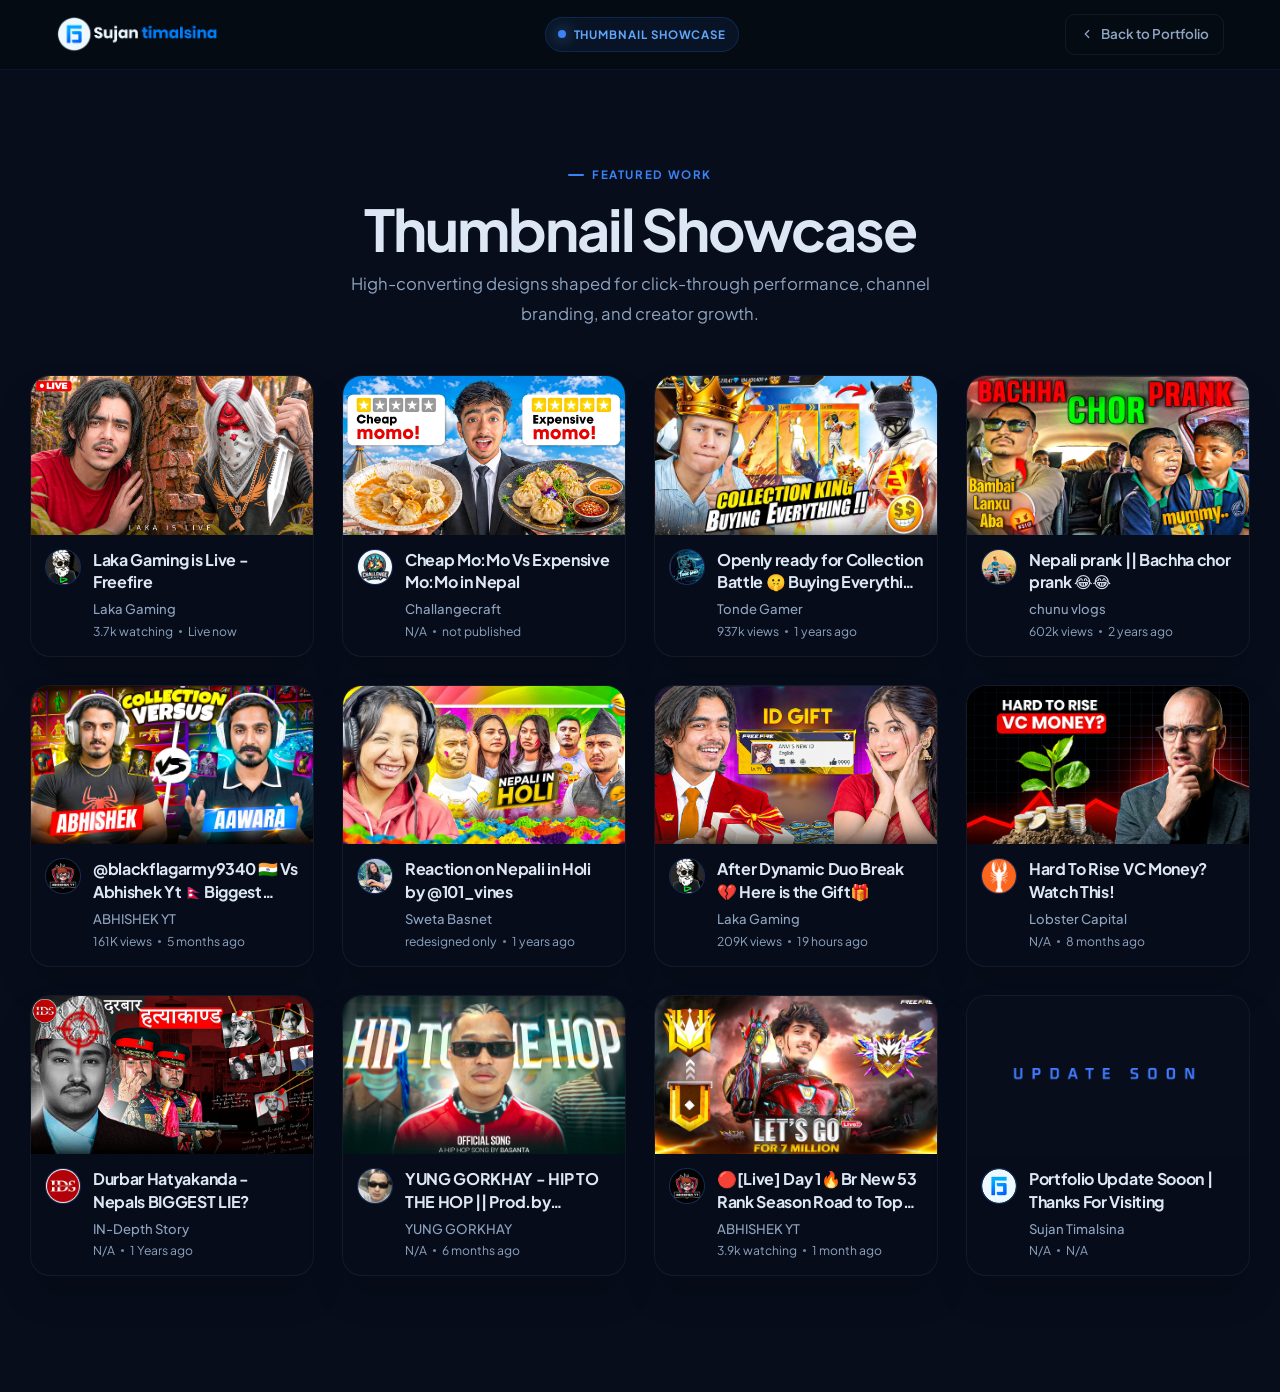
<file: thumbnail-showcase.html>
<!DOCTYPE html>
<html lang="en">
<head>
  <meta charset="UTF-8" />
  <meta name="viewport" content="width=device-width, initial-scale=1.0" />
  <meta name="description" content="More YouTube thumbnail showcase by Sujan Timalsina." />
  <title>More Thumbnail Showcase | Sujan Timalsina</title>
  <link rel="preconnect" href="https://fonts.googleapis.com" />
  <link rel="preconnect" href="https://fonts.gstatic.com" crossorigin />
  <link href="https://fonts.googleapis.com/css2?family=Plus+Jakarta+Sans:wght@400;500;600;700;800&display=swap" rel="stylesheet" />
  <link rel="stylesheet" href="css/style.css" />
  <style>
    :root {
      --card-bg: rgba(7, 13, 27, 0.82);
      --thumb-shadow: rgba(0, 0, 0, 0.35);
    }

    body {
      background: var(--bg2);
      color: var(--tx);
    }

    .showcase-nav {
      position: sticky;
      top: 0;
      z-index: 30;
      display: flex;
      align-items: center;
      justify-content: space-between;
      gap: 16px;
      padding: 14px clamp(16px, 5vw, 56px);
      background: #050b13;
      border-bottom: 1px solid var(--ln);
    }

    .showcase-brand {
      display: inline-flex;
      align-items: center;
      gap: 10px;
      flex-shrink: 0;
    }

    .showcase-brand img {
      height: clamp(28px, 4vw, 38px);
      width: auto;
    }

    .showcase-tag {
      display: inline-flex;
      align-items: center;
      gap: 8px;
      padding: 7px 12px;
      border-radius: 999px;
      border: 1px solid var(--bdr);
      background: var(--sub);
      color: var(--ac3);
      font-size: 0.72rem;
      font-weight: 700;
      letter-spacing: 0.08em;
      text-transform: uppercase;
      white-space: nowrap;
    }

    .showcase-tag .dot {
      width: 8px;
      height: 8px;
      border-radius: 50%;
      background: var(--ac2);
      box-shadow: 0 0 16px rgba(96, 165, 250, 0.9);
    }

    .showcase-back {
      display: inline-flex;
      align-items: center;
      gap: 7px;
      padding: 8px 14px;
      border-radius: 10px;
      border: 1px solid var(--ln2);
      color: var(--tx2);
      font-size: 0.84rem;
      font-weight: 600;
      transition: all 0.2s ease;
      white-space: nowrap;
    }

    .showcase-back:hover {
      border-color: var(--bdr);
      background: var(--sub);
      color: var(--tx);
    }

    .showcase-mobile-menu {
      display: none;
      align-items: center;
      justify-content: center;
      width: 38px;
      height: 38px;
      border-radius: 10px;
      border: 1px solid var(--ln2);
      background: rgba(59, 130, 246, 0.06);
      color: var(--tx);
    }

    .showcase-page {
      padding: clamp(48px, 7vw, 86px) 0 clamp(80px, 9vw, 120px);
      background: #070d1b;
      position: relative;
      overflow: hidden;
    }

    .showcase-header {
      position: relative;
      z-index: 1;
      max-width: 760px;
      margin: 0 auto clamp(28px, 5vw, 46px);
      text-align: center;
    }

    .showcase-header h1 {
      font-size: clamp(2rem, 5vw, 3.6rem);
      line-height: 1.05;
      letter-spacing: -0.035em;
      margin-bottom: 10px;
    }

    .showcase-header p {
      color: var(--tx2);
      font-size: clamp(0.9rem, 2vw, 1.04rem);
      line-height: 1.8;
      max-width: 620px;
      margin: 0 auto;
    }

    .showcase-grid {
      position: relative;
      z-index: 1;
      width: min(1220px, calc(100% - 32px));
      margin: 0 auto;
      display: grid;
      grid-template-columns: repeat(auto-fit, minmax(260px, 1fr));
      gap: clamp(18px, 3vw, 28px);
    }

    .video-card {
      background: var(--card-bg);
      border: 1px solid var(--ln2);
      border-radius: 20px;
      overflow: hidden;
      transition: transform 0.25s ease, border-color 0.25s ease, box-shadow 0.25s ease;
      box-shadow: 0 20px 34px rgba(0, 0, 0, 0.16);
    }

    .video-card:hover {
      transform: translateY(-6px);
      border-color: var(--bdr);
      box-shadow: 0 28px 44px rgba(0, 0, 0, 0.22), 0 0 0 1px rgba(59, 130, 246, 0.16);
    }

    .video-thumb-wrap {
      position: relative;
      aspect-ratio: 16 / 9;
      overflow: hidden;
      background: #0a1428;
    }

    .video-thumb {
      width: 100%;
      height: 100%;
      display: block;
      object-fit: cover;
      transition: transform 0.35s ease;
    }

    .video-card:hover .video-thumb {
      transform: scale(1.035);
    }

    .video-card-body {
      display: flex;
      gap: 12px;
      padding: 14px 14px 16px;
    }

    .channel-avatar {
      width: 36px;
      height: 36px;
      border-radius: 50%;
      overflow: hidden;
      flex-shrink: 0;
      border: 1px solid var(--bdr);
      background: rgba(59, 130, 246, 0.12);
    }

    .channel-avatar img {
      width: 100%;
      height: 100%;
      object-fit: cover;
      display: block;
    }

    .video-info {
      flex: 1;
      min-width: 0;
    }

    .video-title {
      font-size: 1rem;
      font-weight: 700;
      line-height: 1.4;
      letter-spacing: -0.02em;
      color: var(--tx);
      display: -webkit-box;
      -webkit-line-clamp: 2;
      line-clamp: 2;
      -webkit-box-orient: vertical;
      overflow: hidden;
      margin-bottom: 7px;
    }

    .channel-name {
      color: var(--tx2);
      font-size: 0.82rem;
      font-weight: 500;
      line-height: 1.4;
    }

    .video-stats {
      margin-top: 4px;
      display: flex;
      align-items: center;
      flex-wrap: wrap;
      gap: 6px;
      color: var(--tx2);
      font-size: 0.76rem;
      line-height: 1.4;
    }

    .video-stats .dot {
      width: 3px;
      height: 3px;
      border-radius: 50%;
      background: var(--tx2);
      display: inline-block;
      opacity: 0.8;
    }

    @media (max-width: 820px) {
      .showcase-nav {
        gap: 10px;
      }

      .showcase-tag {
        display: none;
      }

      .showcase-back {
        display: none;
      }

      .showcase-mobile-menu {
        display: inline-flex;
      }
    }

    @media (max-width: 560px) {
      .showcase-grid {
        width: min(100% - 20px, 420px);
      }

      .video-card-body {
        gap: 10px;
      }

      .video-title {
        font-size: 0.96rem;
      }
    }
  </style>
</head>
<body>
  <nav class="showcase-nav" aria-label="top navigation">
    <a href="index.html" class="showcase-brand" aria-label="Go back to homepage">
      <img src="images/logo/logo.png" alt="Sujan Timalsina" />
    </a>

    <div class="showcase-tag"><span class="dot"></span>Thumbnail Showcase</div>

    <a href="index.html" class="showcase-back" aria-label="Back to homepage">
      <svg width="14" height="14" viewBox="0 0 24 24" fill="none" stroke="currentColor" stroke-width="2.2" stroke-linecap="round" stroke-linejoin="round" aria-hidden="true"><polyline points="15 18 9 12 15 6" /></svg>
      Back to Portfolio
    </a>

    <a href="index.html" class="showcase-mobile-menu" aria-label="Open homepage menu">
      <svg width="18" height="18" viewBox="0 0 24 24" fill="none" stroke="currentColor" stroke-width="2" stroke-linecap="round" stroke-linejoin="round" aria-hidden="true"><line x1="3" y1="6" x2="21" y2="6"/><line x1="3" y1="12" x2="21" y2="12"/><line x1="3" y1="18" x2="21" y2="18"/></svg>
    </a>
  </nav>

  <main class="showcase-page">
    <header class="showcase-header">
      <div class="ey rv d1">Featured Work</div>
      <h1 class="rv d2">Thumbnail Showcase</h1>
      <p class="rv d3">High-converting designs shaped for click-through performance, channel branding, and creator growth.</p>
    </header>

    <section class="showcase-grid" id="videoGrid" aria-label="Thumbnail showcase gallery"></section>
  </main>

  <script>
    const videos = [
      { title: 'Laka Gaming is Live - Freefire', channel: 'Laka Gaming', views: '3.7k watching', date: 'Live now', thumb: 'images/thumbnails/work1.webp', avatar: 'images/clients/client2.jpg' },
      { title: 'Cheap Mo:Mo Vs Expensive Mo:Mo in Nepal', channel: 'Challangecraft', views: 'N/A', date: 'not published', thumb: 'images/thumbnails/work2.webp', avatar: 'images/clients/client21.webp' },
      { title: 'Openly ready for Collection Battle 🤫 Buying Everything in Free Fire - Tonde Gamer', channel: 'Tonde Gamer', views: '937k views', date: '1 years ago', thumb: 'images/thumbnails/thumbnail11.jpg', avatar: 'images/clients/client1.jpg' },
      { title: 'Nepali prank || Bachha chor prank 😂😂', channel: 'chunu vlogs', views: '602k views', date: '2 years ago', thumb: 'images/thumbnails/thumbnail8.jpg', avatar: 'images/clients/client4.jpg' },
      { title: '‪@blackflagarmy9340‬ 🇮🇳 Vs Abhishek Yt 🇳🇵Biggest Collection Verses Ever 🧐💵', channel: 'ABHISHEK YT', views: '161K views', date: '5 months ago', thumb: 'images/thumbnails/thumbnail16.jpg', avatar: 'images/clients/client3.jpg' },
      { title: 'Reaction on Nepali in Holi by ‪@101_vines‬', channel: 'Sweta Basnet', views: 'redesigned only', date: '1 years ago', thumb: 'images/thumbnails/thumbnail7.jpg', avatar: 'images/clients/client22.jpg' },
      { title: 'After Dynamic Duo Break💔 Here is the Gift🎁', channel: 'Laka Gaming', views: '209K views', date: '19 hours ago', thumb: 'images/thumbnails/work3.webp', avatar: 'images/clients/client2.jpg' },
      { title: 'Hard To Rise VC Money? Watch This!', channel: 'Lobster Capital', views: 'N/A', date: '8 months ago', thumb: 'images/thumbnails/thumbnail4.jpg', avatar: 'images/clients/client19.jpg' },
      { title: 'Durbar Hatyakanda - Nepals BIGGEST LIE?', channel: 'IN-Depth Story', views: 'N/A', date: '1 Years ago', thumb: 'images/thumbnails/thumbnail1.jpg', avatar: 'images/clients/client23.jpg' },
      { title: 'YUNG GORKHAY - HIP TO THE HOP || Prod.by ‪@Dr.Senza808‬ || NEPALI HIPHOP ||', channel: 'YUNG GORKHAY', views: 'N/A', date: '6 months ago', thumb: 'images/thumbnails/thumbnail2.jpg', avatar: 'images/clients/client24.jpg' },
      { title: '🔴[Live] Day 1🔥Br New 53 Rank Season Road to Top-1With‪@LakaGamingz‬ 🥵#freefirelive#shortsfeed', channel: 'ABHISHEK YT', views: '3.9k watching', date: '1 month ago', thumb: 'images/thumbnails/thumbnail12.jpg', avatar: 'images/clients/client3.jpg' },
      { title: 'Portfolio Update Sooon | Thanks For Visiting', channel: 'Sujan Timalsina', views: 'N/A', date: 'N/A', thumb: 'images/thumbnails/updatesoon.jpg', avatar: 'images/logo/favicon.ico' },

    ];

    const grid = document.getElementById('videoGrid');

    videos.forEach((video, index) => {
      const card = document.createElement('article');
      card.className = 'video-card rv';
      card.style.transitionDelay = `${index * 70}ms`;
      card.innerHTML = `
        <div class="video-thumb-wrap">
          <img class="video-thumb" src="${video.thumb}" alt="${video.title}" loading="lazy" />
        </div>
        <div class="video-card-body">
          <div class="channel-avatar">
            <img src="${video.avatar}" alt="${video.channel}" loading="lazy" />
          </div>
          <div class="video-info">
            <div class="video-title">${video.title}</div>
            <div class="channel-name">${video.channel}</div>
            <div class="video-stats">
              <span>${video.views}</span>
              <span class="dot" aria-hidden="true"></span>
              <span>${video.date}</span>
            </div>
          </div>
        </div>
      `;
      grid.appendChild(card);
    });

    const observer = new IntersectionObserver((entries) => {
      entries.forEach((entry) => {
        if (entry.isIntersecting) {
          entry.target.classList.add('in');
          observer.unobserve(entry.target);
        }
      });
    }, { threshold: 0.1 });

    document.querySelectorAll('.rv').forEach((el) => observer.observe(el));
  </script>
</body>
</html>
</file>
<file: css/style.css>
:root{
  --bg:hsl(218, 58%, 4%);--bg2:hsl(222, 59%, 7%);--bg3:hsl(220, 60%, 10%);
  --ac:#2563eb;--ac2:#3b82f6;--ac3:#60a5fa;
  --glow:rgba(37,99,235,.28);--sub:rgba(59,130,246,.08);--bdr:rgba(59,130,246,.18);
  --tx:#dde6f5;--tx2:#8ea4c0;--mt:#4e6280;
  --ln:rgba(59,130,246,.1);--ln2:rgba(255,255,255,.06);
  --r:12px;--r2:20px;
  --f:'Plus Jakarta Sans',system-ui,sans-serif;
}
*,*::before,*::after{box-sizing:border-box;margin:0;padding:0}
html{scroll-behavior:smooth;-webkit-text-size-adjust:100%}
body{background:var(--bg);color:var(--tx);font-family:var(--f);line-height:1.7;overflow-x:hidden;-webkit-font-smoothing:antialiased}
img{display:block;max-width:100%;height:auto}
a{text-decoration:none;color:inherit}
button{cursor:pointer;font-family:var(--f);border:none;background:none}
::-webkit-scrollbar{width:4px}
::-webkit-scrollbar-track{background:var(--bg)}
::-webkit-scrollbar-thumb{background:var(--ac);border-radius:99px}
::selection{background:var(--ac);color:#fff}

/* layout */
.w{width:100%;max-width:1200px;margin:0 auto;padding:0 clamp(16px,5vw,56px)}
.s{padding:clamp(64px,9vw,110px) 0}
.ey{display:inline-flex;align-items:center;gap:8px;font-size:.72rem;font-weight:700;letter-spacing:.14em;text-transform:uppercase;color:var(--ac2);margin-bottom:14px}
.ey::before{content:'';width:16px;height:2px;background:var(--ac2);border-radius:2px;flex-shrink:0}
.st{font-size:clamp(1.75rem,4.5vw,2.8rem);font-weight:800;line-height:1.12;letter-spacing:-.025em;margin-bottom:14px}
.ss{color:var(--tx2);font-size:clamp(.88rem,2vw,1rem);line-height:1.8;max-width:540px}
.gr{background:linear-gradient(130deg,var(--ac3),var(--ac));-webkit-background-clip:text;-webkit-text-fill-color:transparent;background-clip:text}
.rv{opacity:0;transform:translateY(22px);transition:opacity .6s ease,transform .6s ease}
.rv.in{opacity:1;transform:none}
.d1{transition-delay:.1s}.d2{transition-delay:.18s}.d3{transition-delay:.26s}.d4{transition-delay:.34s}

/* ── NAV ── */
#nav{position:fixed;top:0;left:0;right:0;z-index:300;height:clamp(58px,7vw,66px);display:flex;align-items:center;justify-content:space-between;padding:0 clamp(14px,5vw,56px);background:rgba(4,8,15,.82);backdrop-filter:blur(20px);-webkit-backdrop-filter:blur(20px);border-bottom:1px solid var(--ln);transition:background .3s}
#nav.sol{background:rgba(4,8,15,.97)}
.nl img{height:clamp(30px,5vw,40px);width:auto}
.nm{display:flex;align-items:center;gap:2px;list-style:none}
.nm a{padding:6px 11px;border-radius:8px;font-size:.84rem;font-weight:500;color:var(--tx2);transition:color .2s,background .2s;white-space:nowrap}
.nm a:hover{color:var(--tx);background:var(--sub)}
.nact{display:flex;align-items:center;gap:8px}
.n1{border:1.5px solid var(--bdr);color:var(--ac3);padding:7px 15px;border-radius:99px;font-size:.82rem;font-weight:600;transition:all .2s;white-space:nowrap}
.n1:hover{background:var(--sub);border-color:var(--ac2)}
.n2{background:var(--ac);color:#fff;padding:8px 17px;border-radius:99px;font-size:.82rem;font-weight:700;transition:all .2s;box-shadow:0 2px 14px var(--glow);display:inline-flex;align-items:center;gap:6px;white-space:nowrap}
.n2:hover{background:#1d4ed8;transform:translateY(-1px)}
.bg{display:none;flex-direction:column;gap:5px;cursor:pointer;padding:6px;border-radius:8px}
.bg span{width:22px;height:2px;background:var(--tx);border-radius:2px;display:block;transition:.28s}
.bg.op span:nth-child(1){transform:rotate(45deg) translate(5px,5px)}
.bg.op span:nth-child(2){opacity:0;transform:scaleX(0)}
.bg.op span:nth-child(3){transform:rotate(-45deg) translate(5px,-5px)}
#dr{display:none;position:fixed;inset:clamp(58px,7vw,66px) 0 0;z-index:299;background:rgba(4,8,15,.98);backdrop-filter:blur(24px);padding:clamp(18px,4vw,28px) clamp(14px,5vw,28px);flex-direction:column;gap:4px;overflow-y:auto}
#dr.op{display:flex}
#dr a{padding:12px 15px;border-radius:10px;font-size:.95rem;font-weight:500;color:var(--tx2);border-bottom:1px solid var(--ln);transition:color .2s}
#dr a:hover{color:var(--tx)}
.mc{margin-top:10px!important;background:var(--ac)!important;color:#fff!important;text-align:center;border-radius:99px!important;padding:14px!important;font-weight:700!important;border-bottom:none!important;box-shadow:0 4px 18px var(--glow)}

/* ── HERO ── */
.hero{min-height:100svh;display:flex;align-items:center;justify-content:center;text-align:center;padding:clamp(88px,13vw,124px) clamp(14px,5vw,56px) clamp(56px,8vw,76px);position:relative;overflow:hidden}
.o1{position:absolute;width:clamp(260px,55vw,680px);height:clamp(260px,55vw,680px);border-radius:50%;background:radial-gradient(circle,rgba(37,99,235,.15) 0%,transparent 70%);top:-18%;left:-12%;pointer-events:none}
.o2{position:absolute;width:clamp(180px,38vw,480px);height:clamp(180px,38vw,480px);border-radius:50%;background:radial-gradient(circle,rgba(96,165,250,.1) 0%,transparent 70%);bottom:-8%;right:-8%;pointer-events:none}
.hg{position:absolute;inset:0;background-image:linear-gradient(rgba(59,130,246,.032) 1px,transparent 1px),linear-gradient(90deg,rgba(59,130,246,.032) 1px,transparent 1px);background-size:clamp(32px,5.5vw,54px) clamp(32px,5.5vw,54px);pointer-events:none}
.hi{position:relative;z-index:1;max-width:840px;width:100%}
.hb{display:inline-flex;align-items:center;gap:8px;padding:6px 15px;border-radius:99px;border:1px solid var(--bdr);background:var(--sub);font-size:.7rem;font-weight:700;letter-spacing:.08em;text-transform:uppercase;color:var(--ac3);margin-bottom:clamp(18px,3.5vw,28px);animation:fu .6s ease both}
.hd{width:6px;height:6px;border-radius:50%;background:var(--ac2);animation:bk 2s infinite;flex-shrink:0}
@keyframes bk{0%,100%{opacity:1}50%{opacity:.2}}
.hero h1{font-size:clamp(2.6rem,9vw,7rem);font-weight:800;line-height:1.03;letter-spacing:-.035em;animation:fu .6s .1s ease both}
.hs{font-size:clamp(.9rem,2.2vw,1.1rem);color:var(--tx2);max-width:550px;margin:clamp(14px,2.5vw,20px) auto clamp(24px,4.5vw,40px);animation:fu .6s .2s ease both;line-height:1.8}
.hbt{display:flex;gap:11px;justify-content:center;flex-wrap:wrap;animation:fu .6s .3s ease both}
.bp{display:inline-flex;align-items:center;gap:8px;background:var(--ac);color:#fff;padding:clamp(12px,2vw,14px) clamp(22px,4vw,30px);border-radius:99px;font-size:clamp(.86rem,2vw,.95rem);font-weight:700;transition:all .22s;box-shadow:0 4px 20px var(--glow)}
.bp:hover{background:#1d4ed8;transform:translateY(-3px);box-shadow:0 10px 32px var(--glow)}
.bo{display:inline-flex;align-items:center;gap:8px;border:1.5px solid var(--bdr);color:var(--tx);padding:clamp(12px,2vw,14px) clamp(22px,4vw,30px);border-radius:99px;font-size:clamp(.86rem,2vw,.95rem);font-weight:600;transition:all .22s;background:rgba(59,130,246,.04)}
.bo:hover{border-color:var(--ac2);color:var(--ac3);background:var(--sub);transform:translateY(-3px)}
.hst{display:flex;align-items:center;justify-content:center;gap:clamp(14px,4vw,32px);flex-wrap:wrap;margin-top:clamp(36px,6vw,56px);padding-top:clamp(24px,4.5vw,40px);border-top:1px solid var(--ln);animation:fu .6s .4s ease both}
.hn .num{font-size:clamp(1.3rem,3.5vw,2rem);font-weight:800;letter-spacing:-.03em}
.hn .lbl{font-size:clamp(.62rem,1.4vw,.72rem);font-weight:500;color:var(--mt);text-transform:uppercase;letter-spacing:.07em}
.hdv{width:1px;height:32px;background:var(--ln)}
@keyframes fu{from{opacity:0;transform:translateY(20px)}to{opacity:1;transform:none}}

/* ── TICKER ── */
.tk{background:var(--bg2);border-top:1px solid var(--ln);border-bottom:1px solid var(--ln);padding:12px 0;overflow:hidden}
.tkr{display:flex;gap:36px;width:max-content;animation:slL 28s linear infinite}
.tkr:hover{animation-play-state:paused}
.ti{display:flex;align-items:center;gap:7px;flex-shrink:0;color:var(--tx2);font-size:.81rem;font-weight:500;white-space:nowrap}
.ti svg{color:var(--ac2);flex-shrink:0}

/* ── ABOUT ── */
.ag{display:grid;grid-template-columns:1fr 1fr;gap:clamp(28px,6vw,80px);align-items:center}
.aif{border-radius:18px;overflow:hidden;position:relative}
.aif::after{content:'';position:absolute;inset:0;background:linear-gradient(180deg,transparent 55%,rgba(4,8,15,.82));pointer-events:none}
.aif img{width:100%;aspect-ratio:4/5;object-fit:cover;object-position:top center}
.eb{position:absolute;bottom:-14px;left:18px;z-index:2;background:var(--ac);border-radius:11px;padding:11px 18px;box-shadow:0 7px 26px var(--glow)}
.eb .big{font-size:1.4rem;font-weight:800;color:#fff;line-height:1}
.eb .sm{font-size:.66rem;font-weight:500;color:rgba(255,255,255,.8);text-transform:uppercase;letter-spacing:.06em}
.fc{position:absolute;top:22px;right:-14px;background:var(--bg3);border:1px solid var(--bdr);border-radius:11px;padding:13px 17px;box-shadow:0 7px 28px rgba(0,0,0,.5)}
.fc .fv{font-size:1.15rem;font-weight:800;color:var(--ac2)}
.fc .fk{font-size:.68rem;color:var(--tx2);font-weight:500}
.kg{display:grid;grid-template-columns:1fr 1fr;gap:clamp(9px,2vw,14px);margin-top:clamp(22px,3.5vw,34px)}
.ki{background:var(--sub);border:1px solid var(--bdr);border-radius:var(--r);padding:clamp(13px,2.5vw,20px);transition:all .25s}
.ki:hover{border-color:var(--ac2);transform:translateY(-3px)}
.ki .v{font-size:clamp(1.3rem,3vw,1.7rem);font-weight:800;color:var(--ac2);letter-spacing:-.02em}
.ki .k{font-size:clamp(.7rem,1.5vw,.8rem);color:var(--tx2);margin-top:2px;font-weight:500}

/* ── SLIDER COMMON ── */
.sw{overflow:hidden;position:relative;margin-bottom:clamp(12px,2vw,20px)}
.sf{position:absolute;top:0;bottom:0;width:clamp(48px,8vw,120px);z-index:2;pointer-events:none}
.sfl{left:0}
.sfr{right:0}
.str{display:flex;gap:clamp(10px,1.8vw,16px);width:max-content;padding:4px 0;cursor:grab;user-select:none}
.str:active{cursor:grabbing}
.slL{animation:slL 40s linear infinite}
.slR{animation:slR 46s linear infinite}
.str:hover{animation-play-state:paused}
@keyframes slL{from{transform:translateX(0)}to{transform:translateX(-50%)}}
@keyframes slR{from{transform:translateX(-50%)}to{transform:translateX(0)}}

/* ── THUMBNAILS ── */
.tc{flex-shrink:0;width:clamp(220px,32vw,340px);aspect-ratio:16/9;height:auto;border-radius:clamp(7px,1.2vw,11px);overflow:hidden;border:1.5px solid var(--ln2);position:relative;cursor:pointer;contain:paint}
.tc img{width:100%;height:100%;display:block;object-fit:cover;object-position:center;image-rendering:auto;transition:transform .4s;backface-visibility:hidden;-webkit-backface-visibility:hidden}
.tc:hover img{transform:scale(1.025)}
.tco{position:absolute;inset:0;background:linear-gradient(to top,rgba(4,8,15,.88),transparent 55%);opacity:0;transition:opacity .3s;display:flex;align-items:flex-end;padding:9px 11px}
.tc:hover .tco{opacity:1}
.tco span{color:#fff;font-size:.77rem;font-weight:600}

/* ── EXPERTISE ── */
.exg{display:grid;grid-template-columns:repeat(4,1fr);gap:clamp(12px,2.5vw,20px)}
.ec{background:rgba(7,13,27,.75);border:1px solid var(--ln2);border-radius:var(--r2);padding:clamp(22px,4vw,34px) clamp(16px,3vw,24px);transition:all .3s;position:relative;overflow:hidden}
.ec::before{content:'';position:absolute;inset:0;background:linear-gradient(135deg,var(--sub),transparent);opacity:0;transition:opacity .3s}
.ec:hover{border-color:var(--bdr);transform:translateY(-7px);box-shadow:0 14px 46px rgba(0,0,0,.4),0 0 34px rgba(37,99,235,.1)}
.ec:hover::before{opacity:1}
.ei{width:50px;height:50px;border-radius:12px;background:var(--sub);border:1px solid var(--bdr);display:flex;align-items:center;justify-content:center;margin-bottom:18px;position:relative;z-index:1;color:var(--ac2);flex-shrink:0}
.ec h3{font-size:clamp(.92rem,2vw,1.04rem);font-weight:700;margin-bottom:9px;position:relative;z-index:1}
.ec p{font-size:clamp(.8rem,1.7vw,.87rem);color:var(--tx2);line-height:1.7;position:relative;z-index:1}
.tgs{display:flex;flex-wrap:wrap;gap:5px;margin-top:13px;position:relative;z-index:1}
.tg{padding:2px 9px;background:var(--sub);border:1px solid var(--bdr);border-radius:99px;font-size:.69rem;font-weight:600;color:var(--ac3)}

/* ── PROCESS ── */
.pss{display:grid;grid-template-columns:repeat(3,1fr);gap:clamp(18px,4vw,40px);position:relative}
.pss::before{content:'';position:absolute;top:28px;left:calc(16.6% + 18px);right:calc(16.6% + 18px);height:1px;background:linear-gradient(90deg,var(--ac),var(--ac2),var(--ac3))}
.ps{text-align:center;padding:0 clamp(8px,2.5vw,28px)}
.pn{width:56px;height:56px;border-radius:50%;background:var(--ac);color:#fff;font-weight:800;font-size:1.1rem;display:flex;align-items:center;justify-content:center;margin:0 auto clamp(14px,2.5vw,24px);position:relative;z-index:1;box-shadow:0 0 0 6px var(--bg),0 0 0 8px rgba(59,130,246,.18)}
.ps h3{font-size:clamp(.93rem,2vw,1.06rem);font-weight:700;margin-bottom:9px}
.ps p{font-size:clamp(.8rem,1.7vw,.88rem);color:var(--tx2);line-height:1.7}

/* ── A/B ── */
.abg{display:grid;grid-template-columns:1fr 1fr;gap:clamp(28px,6vw,76px);align-items:center}
.abl{display:inline-flex;align-items:center;gap:6px;font-size:.69rem;font-weight:700;letter-spacing:.1em;text-transform:uppercase;padding:4px 10px;border-radius:99px;margin-bottom:8px}
.abl.a{background:rgba(59,130,246,.12);border:1px solid rgba(59,130,246,.26);color:#60a5fa}
.abl.b{background:rgba(16,185,129,.1);border:1px solid rgba(16,185,129,.22);color:#34d399}
.abi{border-radius:10px;overflow:hidden;border:2px solid rgba(59,130,246,.22);box-shadow:0 8px 32px rgba(0,0,0,.5);margin-bottom:14px;transition:transform .3s}
.abi:hover{transform:rotate(0)!important}
.abi img{width:100%;aspect-ratio:16/9;object-fit:cover;display:block}
.abr{display:flex;gap:10px;margin-top:18px}
.abb{flex:1;background:var(--sub);border:1px solid var(--bdr);border-radius:10px;padding:11px;text-align:center}
.abb .bv{font-size:1.15rem;font-weight:800;color:var(--ac2)}
.abb .bk{font-size:.69rem;color:var(--tx2);font-weight:500}
.cl{display:flex;flex-direction:column;gap:11px;margin-top:clamp(18px,3vw,28px)}
.ci{display:flex;align-items:flex-start;gap:11px}
.ck{width:21px;height:21px;border-radius:6px;background:var(--sub);border:1px solid var(--bdr);display:flex;align-items:center;justify-content:center;flex-shrink:0;color:var(--ac2);margin-top:2px}
.ci p{font-size:clamp(.82rem,1.8vw,.89rem);color:var(--tx2);line-height:1.65}
.ci strong{color:var(--tx)}

/* ── CLIENT LOGOS (2-row sliding) ── */
.clg{flex-shrink:0;width:clamp(180px,22vw,250px);background:var(--bg3);border:1px solid var(--ln2);border-radius:var(--r);display:flex;align-items:center;gap:12px;padding:clamp(10px,1.8vw,14px) clamp(12px,2vw,18px);transition:border-color .3s,background .3s}
.clg:hover{border-color:var(--bdr);background:var(--sub)}
.clg-logo{width:44px;height:44px;border-radius:50%;overflow:hidden;border:2px solid var(--bdr);flex-shrink:0;background:var(--bg)}
.clg-logo img{width:100%;height:100%;object-fit:cover;display:block}
.clg-info{min-width:0;flex:1}
.clg-name{font-size:clamp(.76rem,1.5vw,.86rem);font-weight:700;color:var(--tx);white-space:nowrap;overflow:hidden;text-overflow:ellipsis;letter-spacing:-.01em}
.clg-subs{font-size:clamp(.63rem,1.2vw,.71rem);color:var(--mt);font-weight:500;margin-top:2px;white-space:nowrap}

/* ── FAQ ── */
.fqw{width:min(100%,900px);max-width:900px;margin:0 auto;padding:0 8px}
.fqi{background:var(--bg2);border:1px solid var(--ln2);border-radius:var(--r);overflow:hidden;margin-bottom:9px;transition:border-color .3s}
.fqi.op{border-color:var(--bdr)}
.fqq{display:flex;align-items:center;justify-content:space-between;gap:14px;padding:clamp(15px,2.5vw,19px) clamp(15px,3vw,22px);cursor:pointer;user-select:none}
.fqq span{font-size:clamp(.86rem,2vw,.93rem);font-weight:600;color:var(--tx)}
.fqa2{width:28px;height:28px;border-radius:7px;background:var(--sub);border:1px solid var(--bdr);display:flex;align-items:center;justify-content:center;flex-shrink:0;color:var(--ac2);transition:transform .3s,background .3s}
.fqi.op .fqa2{transform:rotate(180deg);background:var(--ac);border-color:var(--ac);color:#fff}
.fqan{max-height:0;overflow:hidden;transition:max-height .37s ease}
.fqi.op .fqan{max-height:280px}
.fqai{padding:0 clamp(15px,3vw,22px) clamp(13px,2.5vw,18px);font-size:clamp(.82rem,1.8vw,.89rem);color:var(--tx2);line-height:1.8;border-top:1px solid var(--ln2);padding-top:13px}

/* ── CONTACT ── */
.cg{display:grid;grid-template-columns:1fr 1fr;gap:clamp(28px,6vw,76px);align-items:start}
.sl2{display:flex;flex-direction:column;gap:clamp(9px,1.8vw,11px);margin-top:clamp(22px,3.5vw,32px)}
/* plain single-color social items */
.si{display:flex;align-items:center;gap:clamp(12px,2.5vw,16px);padding:clamp(1px,2.5vw,16px) clamp(14px,2.5vw,20px);background:var(--bg3);border:1px solid var(--ln2);border-radius:var(--r);transition:all .25s;text-decoration:none;color:var(--tx)}
.si:hover{border-color:var(--bdr);transform:translateX(6px);background:var(--sub)}
/* plain icon box – single accent color */
.sib{width:38px;height:38px;border-radius:9px;background:var(--sub);border:1px solid var(--bdr);display:flex;align-items:center;justify-content:center;flex-shrink:0;color:var(--ac2);transition:background .25s,color .25s}
.si:hover .sib{background:var(--ac);border-color:var(--ac);color:#fff}
.sin{font-size:clamp(.84rem,1.8vw,.91rem);font-weight:700}
.sih{font-size:clamp(.71rem,1.5vw,.77rem);color:var(--tx2);overflow:hidden;text-overflow:ellipsis;white-space:nowrap}
.sia{color:var(--mt);flex-shrink:0;margin-left:auto;display:flex;align-items:center}
.ctb{background:var(--bg3);border:1px solid var(--bdr);border-radius:var(--r2);padding:clamp(26px,4vw,38px);text-align:center;margin-top:clamp(221px,3.5vw,32px)}
.ctico{width:62px;height:62px;border-radius:16px;background:var(--sub);border:1px solid var(--bdr);display:flex;align-items:center;justify-content:center;margin:0 auto clamp(14px,2.5vw,20px);color:var(--ac2)}
.ctb h3{font-size:clamp(1.15rem,3vw,1.4rem);font-weight:800;margin-bottom:9px}
.ctb p{color:var(--tx2);font-size:clamp(.83rem,1.8vw,.9rem);margin-bottom:clamp(18px,3vw,26px);line-height:1.75}
.cbs{display:flex;flex-direction:column;gap:9px}
.cb{display:flex;align-items:center;justify-content:center;gap:8px;padding:clamp(12px,2vw,14px) 20px;border-radius:99px;font-size:clamp(.86rem,2vw,.92rem);font-weight:700;transition:all .22s;cursor:pointer;text-decoration:none}
.cb.wa{background:#22c55e;color:#fff}
.cb.wa:hover{background:#16a34a;box-shadow:0 7px 20px rgba(34,197,94,.28);transform:translateY(-2px)}
.cb.yj{background:var(--ac);color:#fff}
.cb.yj:hover{background:#1d4ed8;box-shadow:0 7px 20px var(--glow);transform:translateY(-2px)}
.cb.em{background:var(--bg);border:1.5px solid var(--bdr);color:var(--tx)}
.cb.em:hover{border-color:var(--ac2);color:var(--ac3);transform:translateY(-2px)}

/* ── FOOTER ── */
footer{background:var(--bg);border-top:1px solid var(--ln);padding:clamp(40px,7vw,60px) 0 clamp(22px,4vw,30px)}
.fg{display:grid;grid-template-columns:1.4fr 1fr 1fr 1fr;gap:clamp(22px,4vw,46px);margin-bottom:clamp(32px,5vw,44px)}
.fb img{height:clamp(30px,5vw,36px);margin-bottom:12px}
.fb p{font-size:clamp(.81rem,1.6vw,.86rem);color:var(--tx2);line-height:1.75;max-width:250px}
.fso{display:flex;gap:7px;margin-top:clamp(13px,2.5vw,18px);flex-wrap:wrap}
/* plain footer social icons */
.fsi{width:34px;height:34px;border-radius:8px;background:var(--sub);border:1px solid var(--ln2);display:flex;align-items:center;justify-content:center;color:var(--tx2);transition:all .2s;flex-shrink:0}
.fsi:hover{background:var(--ac);border-color:var(--ac);color:#fff;transform:translateY(-2px)}
.fc2 h4{font-size:.77rem;font-weight:700;text-transform:uppercase;letter-spacing:.1em;color:var(--tx2);margin-bottom:14px}
.fc2 ul{list-style:none;display:flex;flex-direction:column;gap:9px}
.fc2 a{font-size:clamp(.8rem,1.6vw,.85rem);color:var(--mt);transition:color .2s}
.fc2 a:hover{color:var(--tx)}
.fbt{border-top:1px solid var(--ln);padding-top:clamp(16px,3vw,22px);display:flex;justify-content:space-between;align-items:center;flex-wrap:wrap;gap:10px}
.fbt p{font-size:clamp(.73rem,1.5vw,.79rem);color:var(--mt)}
.fbt a{color:var(--ac2)}

/* ── RESPONSIVE ── */
@media(max-width:1080px){.exg{grid-template-columns:repeat(2,1fr)}.fg{grid-template-columns:1fr 1fr}}
@media(max-width:880px){
  .nm{display:none}.nact{display:none}.bg{display:flex}
  .ag,.abg,.cg{grid-template-columns:1fr;gap:clamp(28px,5vw,44px)}
  .aimg-col{max-width:min(340px,78vw);margin:0 auto}
  .fc{display:none}
  .pss{grid-template-columns:1fr;gap:22px}.pss::before{display:none}
  .fqw{padding:0 4px}
}
@media(max-width:680px){.exg{grid-template-columns:1fr 1fr}.hdv{display:none}.hst{gap:clamp(12px,4vw,20px)}.fg{grid-template-columns:1fr}.fqw{width:min(100%,100%);padding:0 2px}}
@media(max-width:480px){.exg{grid-template-columns:1fr}.kg{grid-template-columns:1fr 1fr}.hbt{flex-direction:column;align-items:center}.ctb{margin-top:clamp(32px,5vw,64px)}.fqw{padding:0}}
</file>
